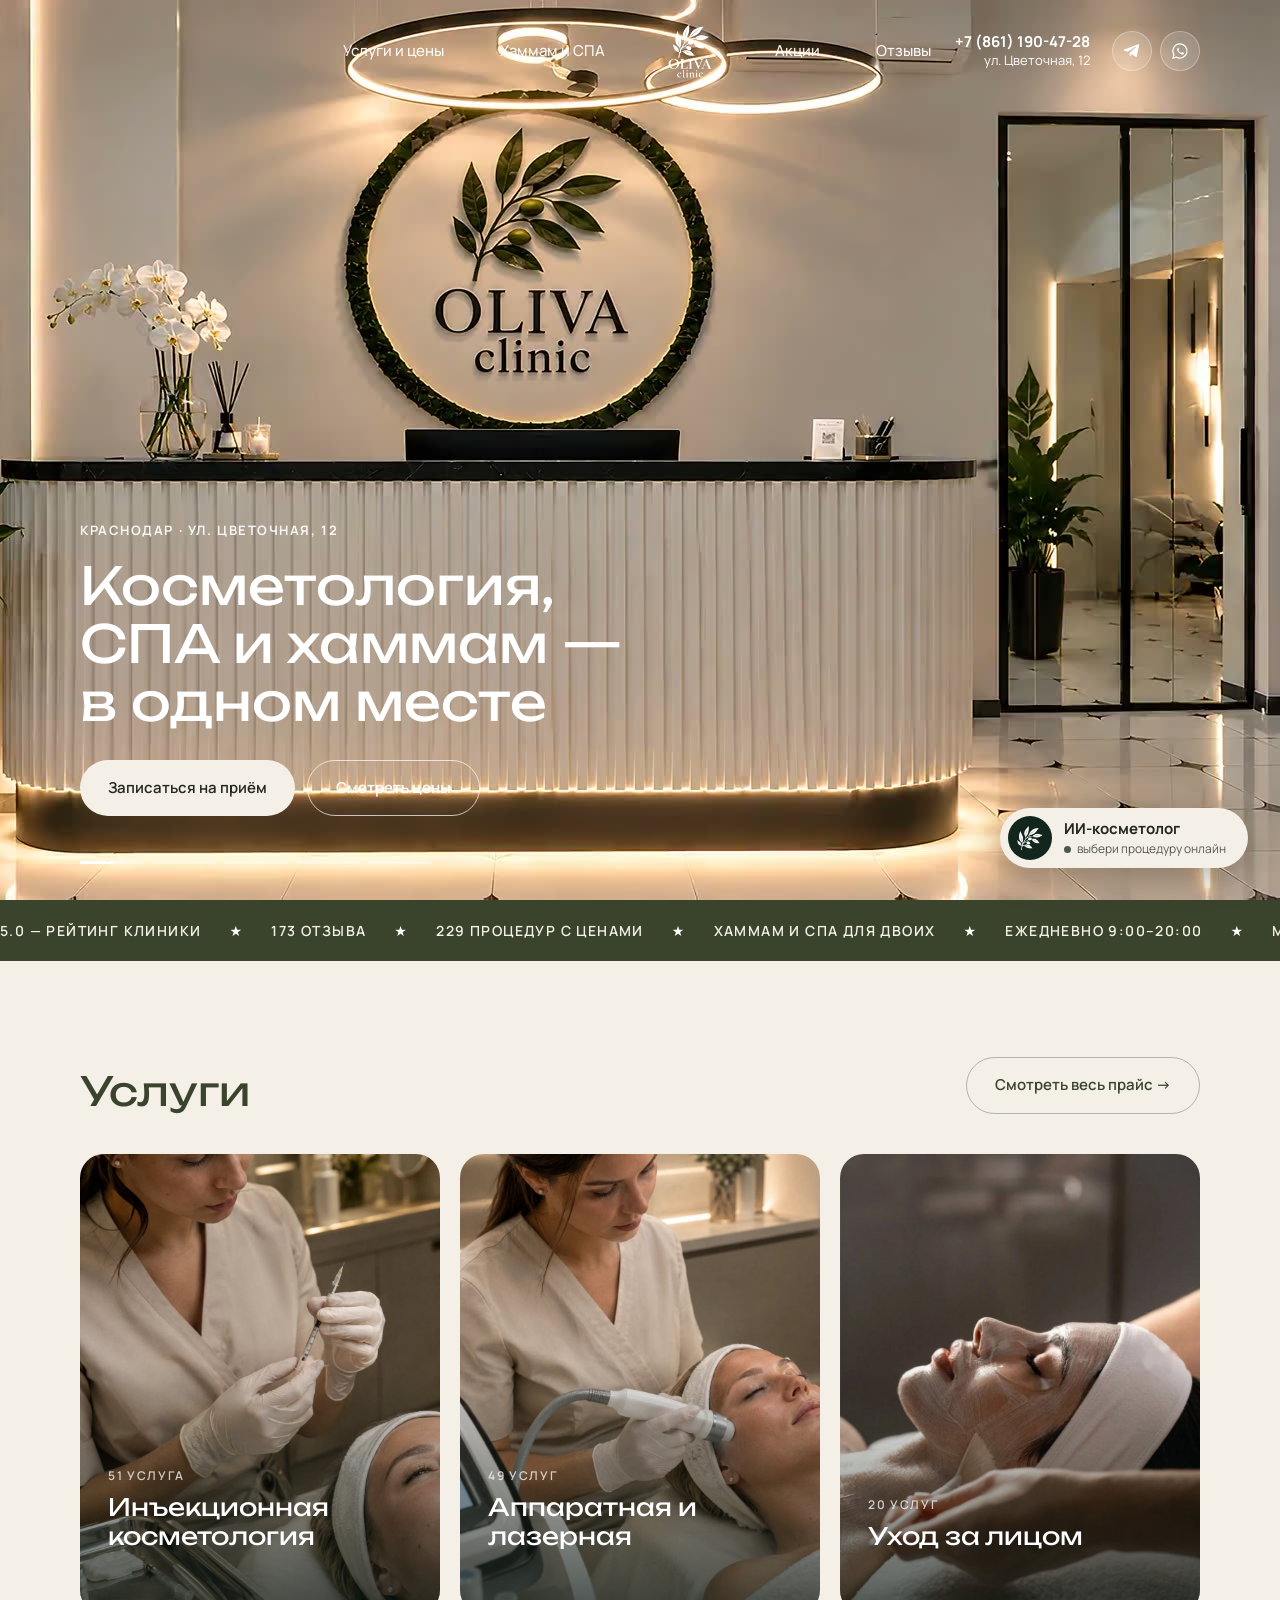
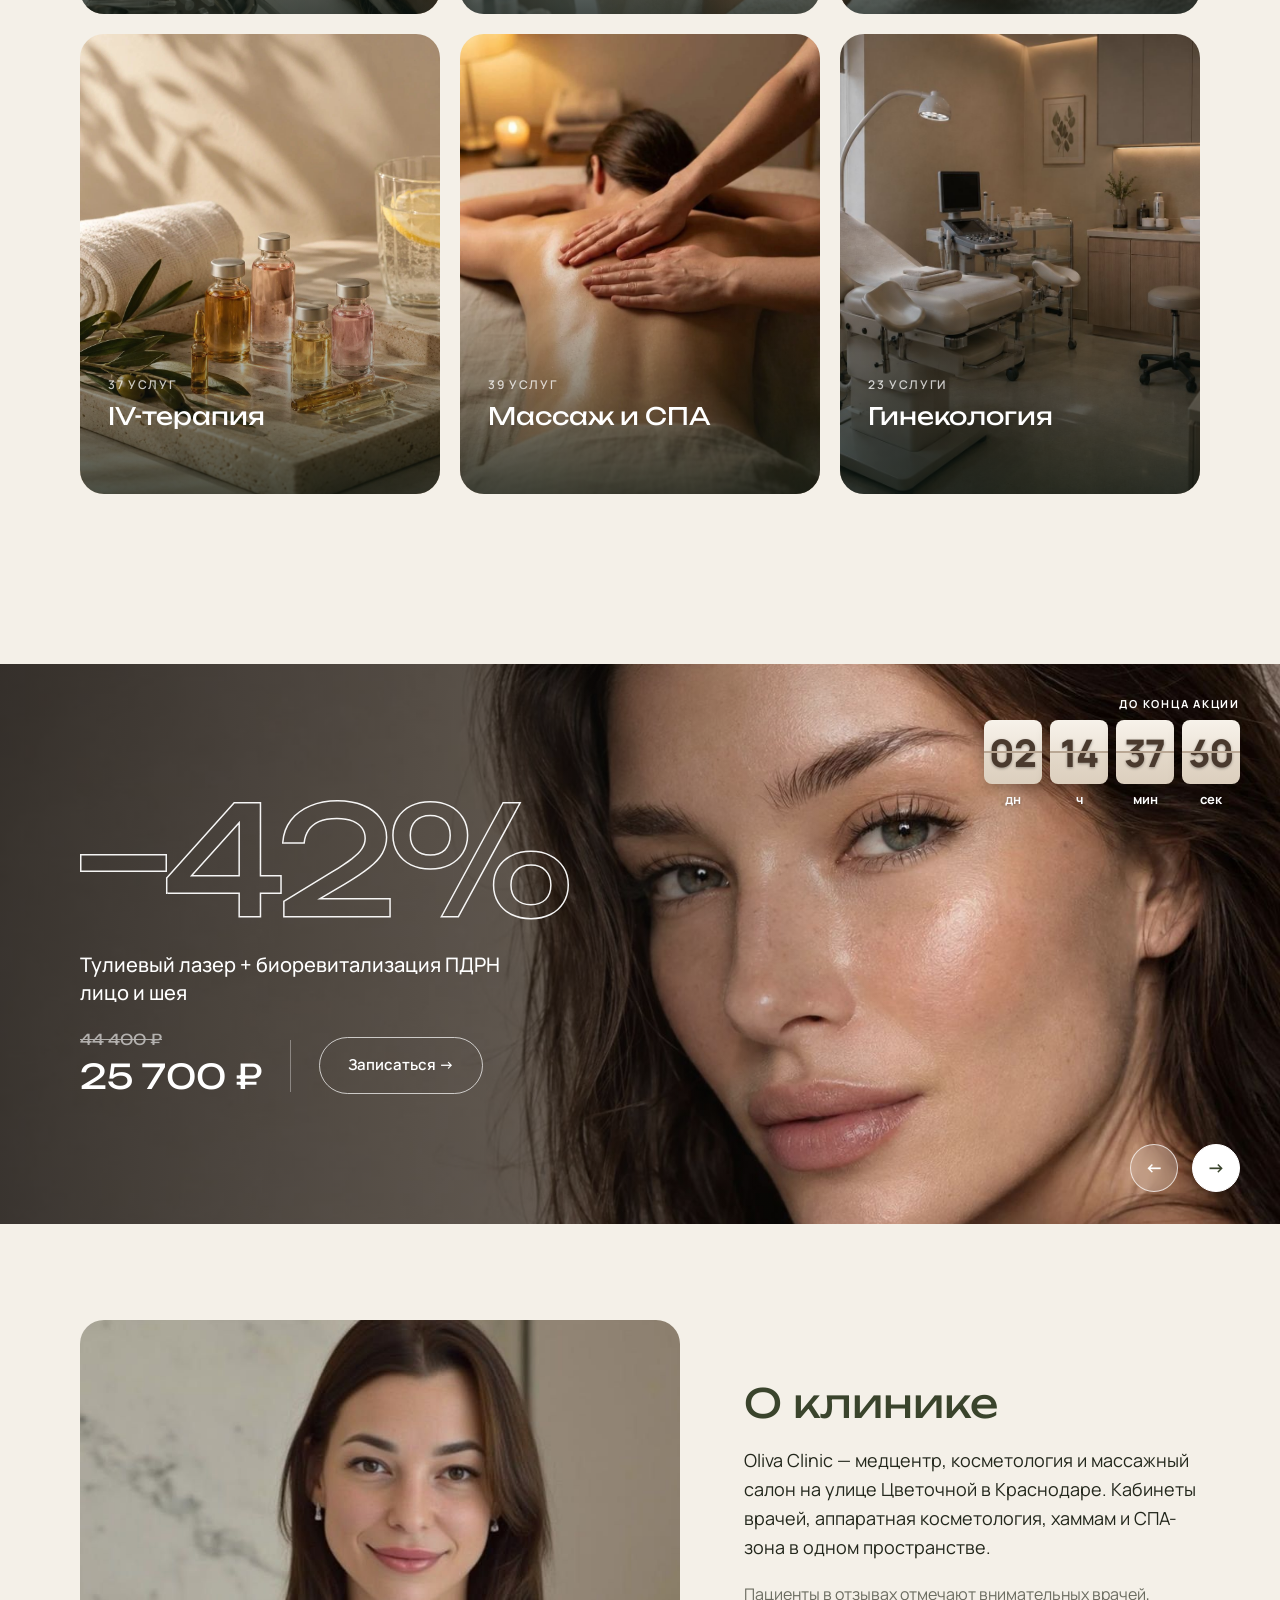
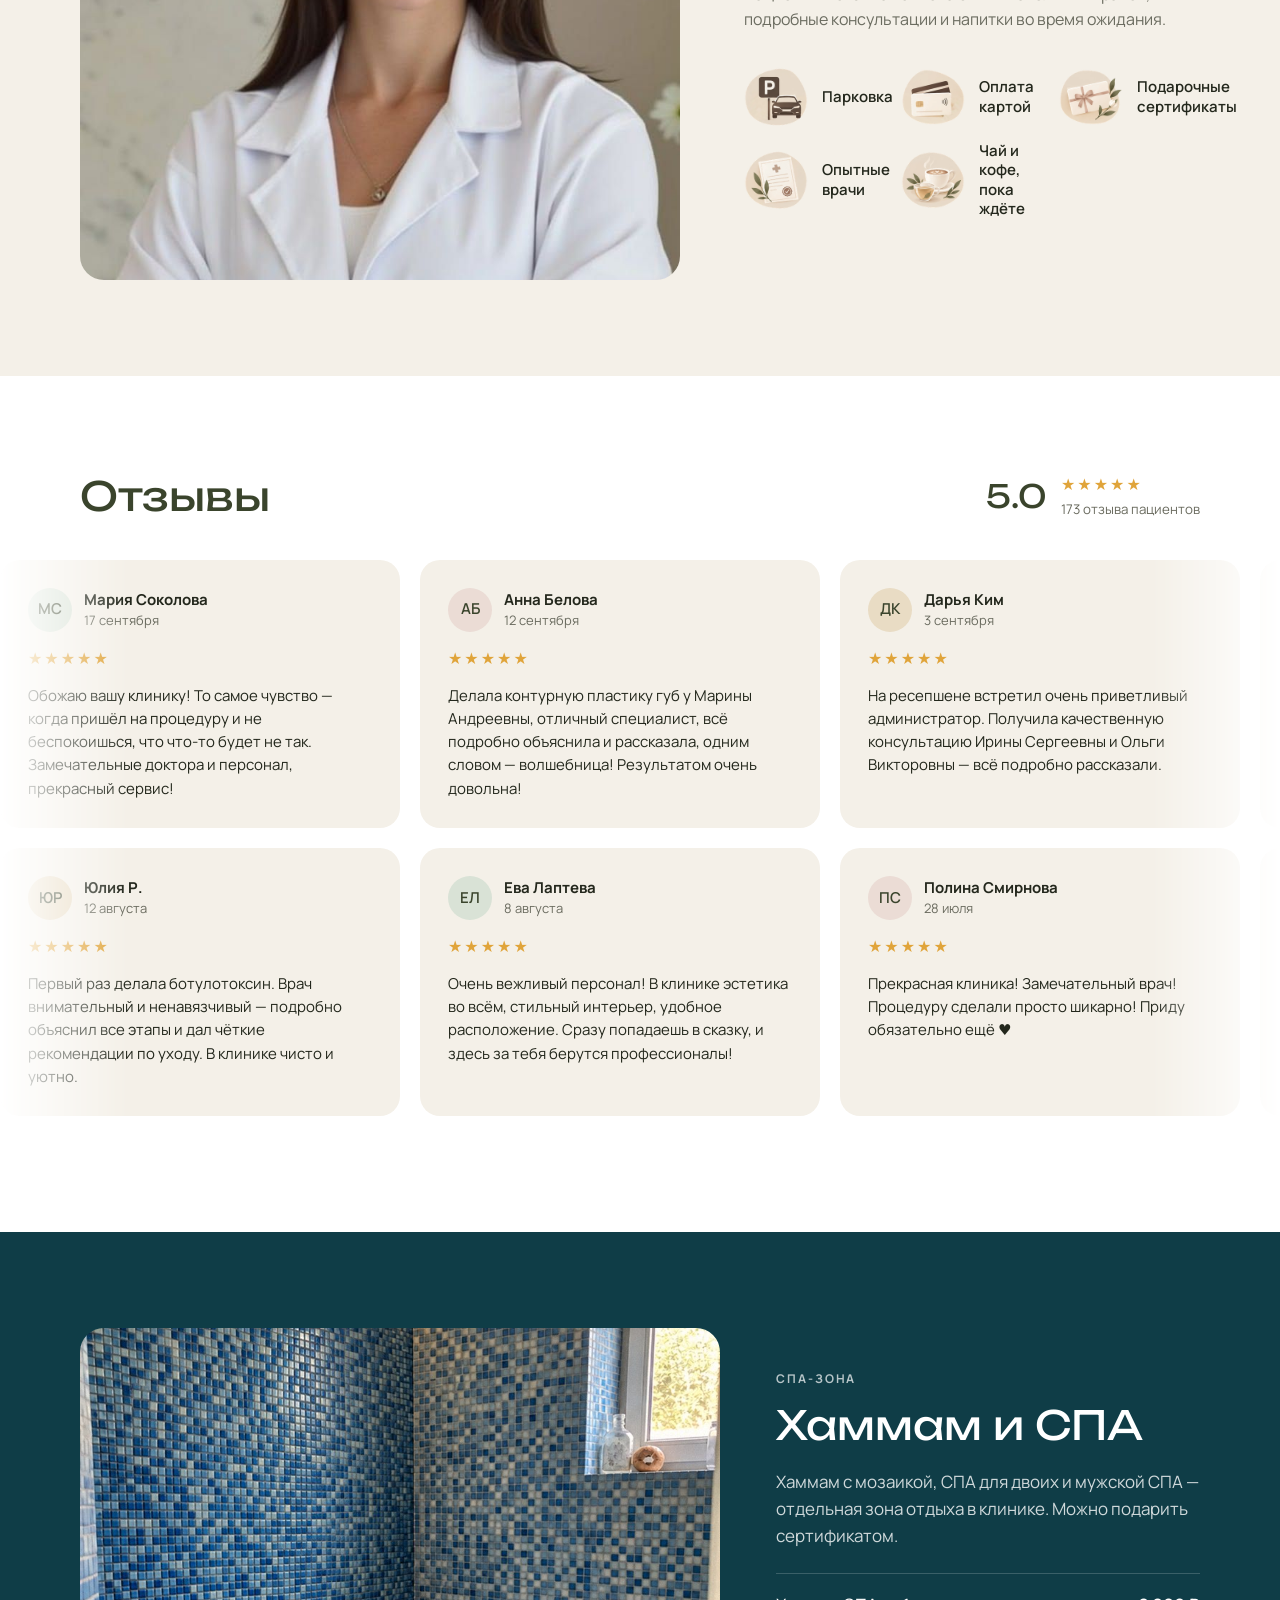
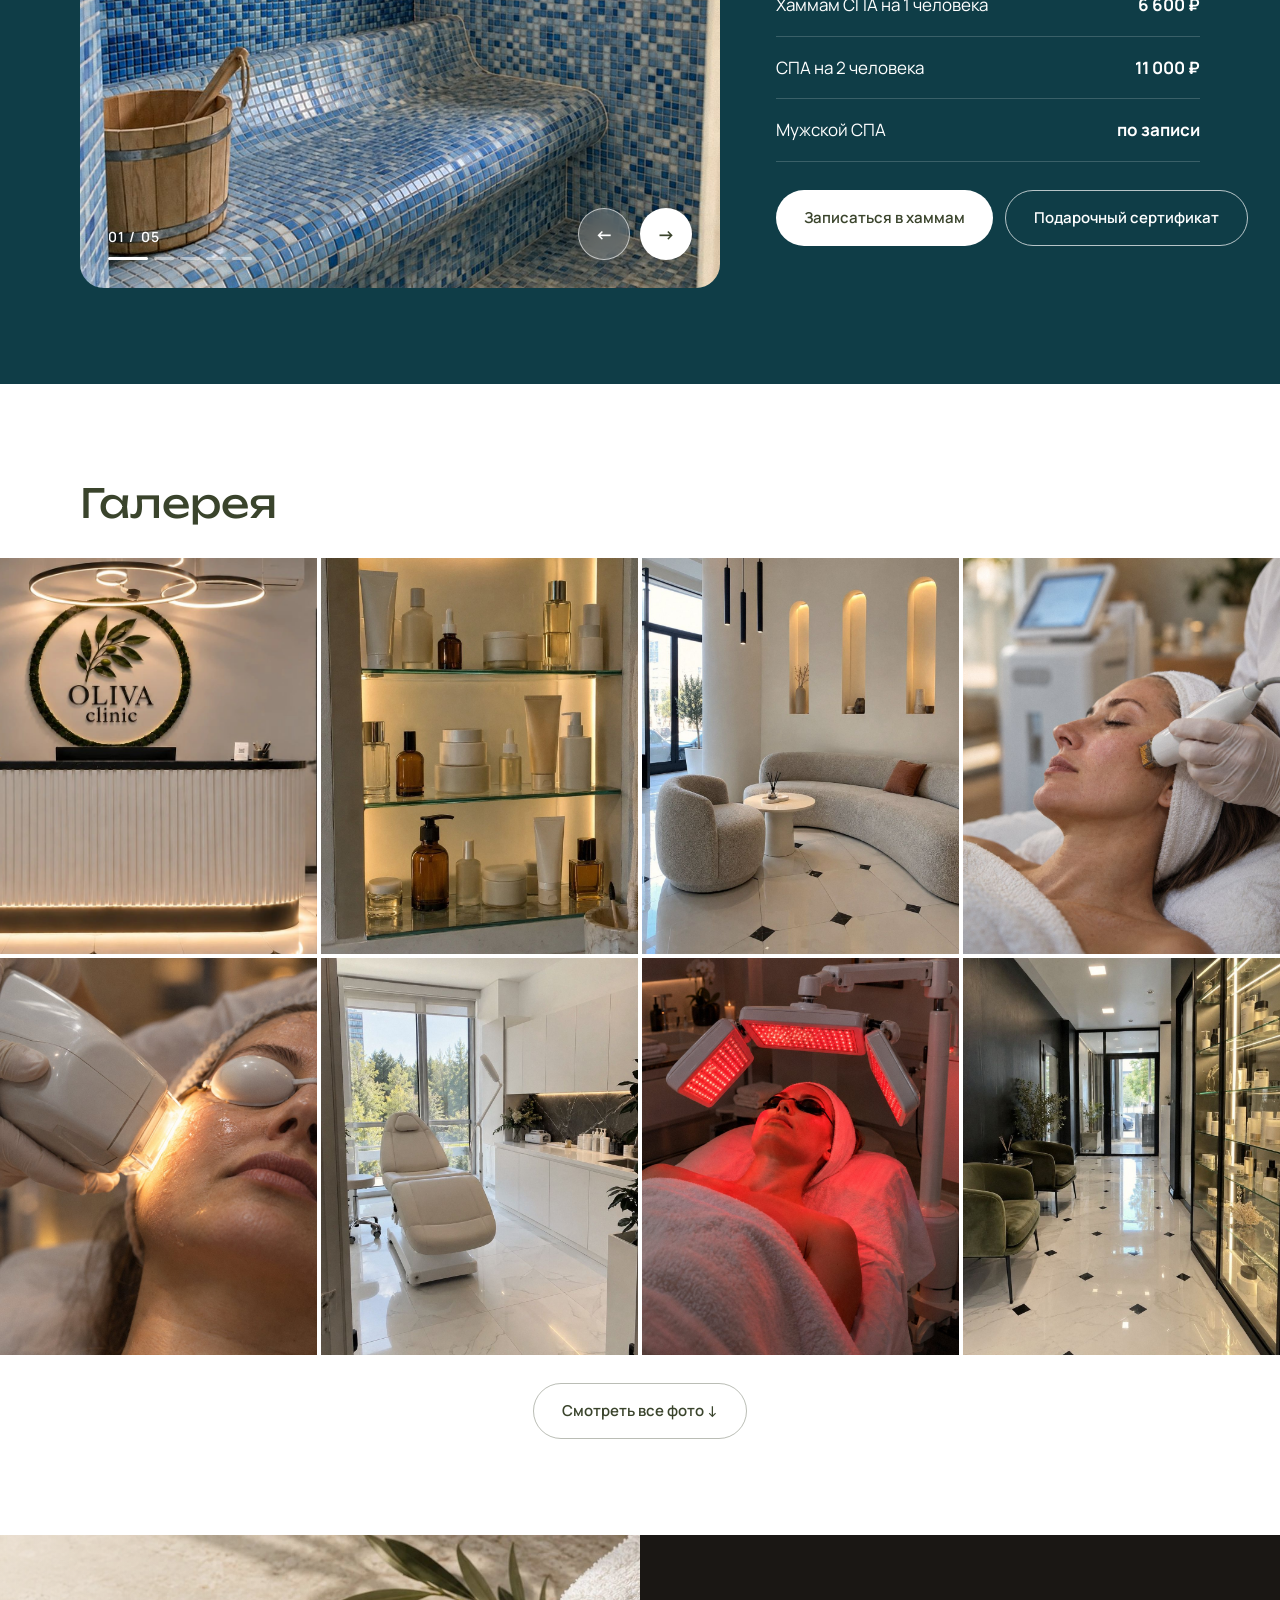
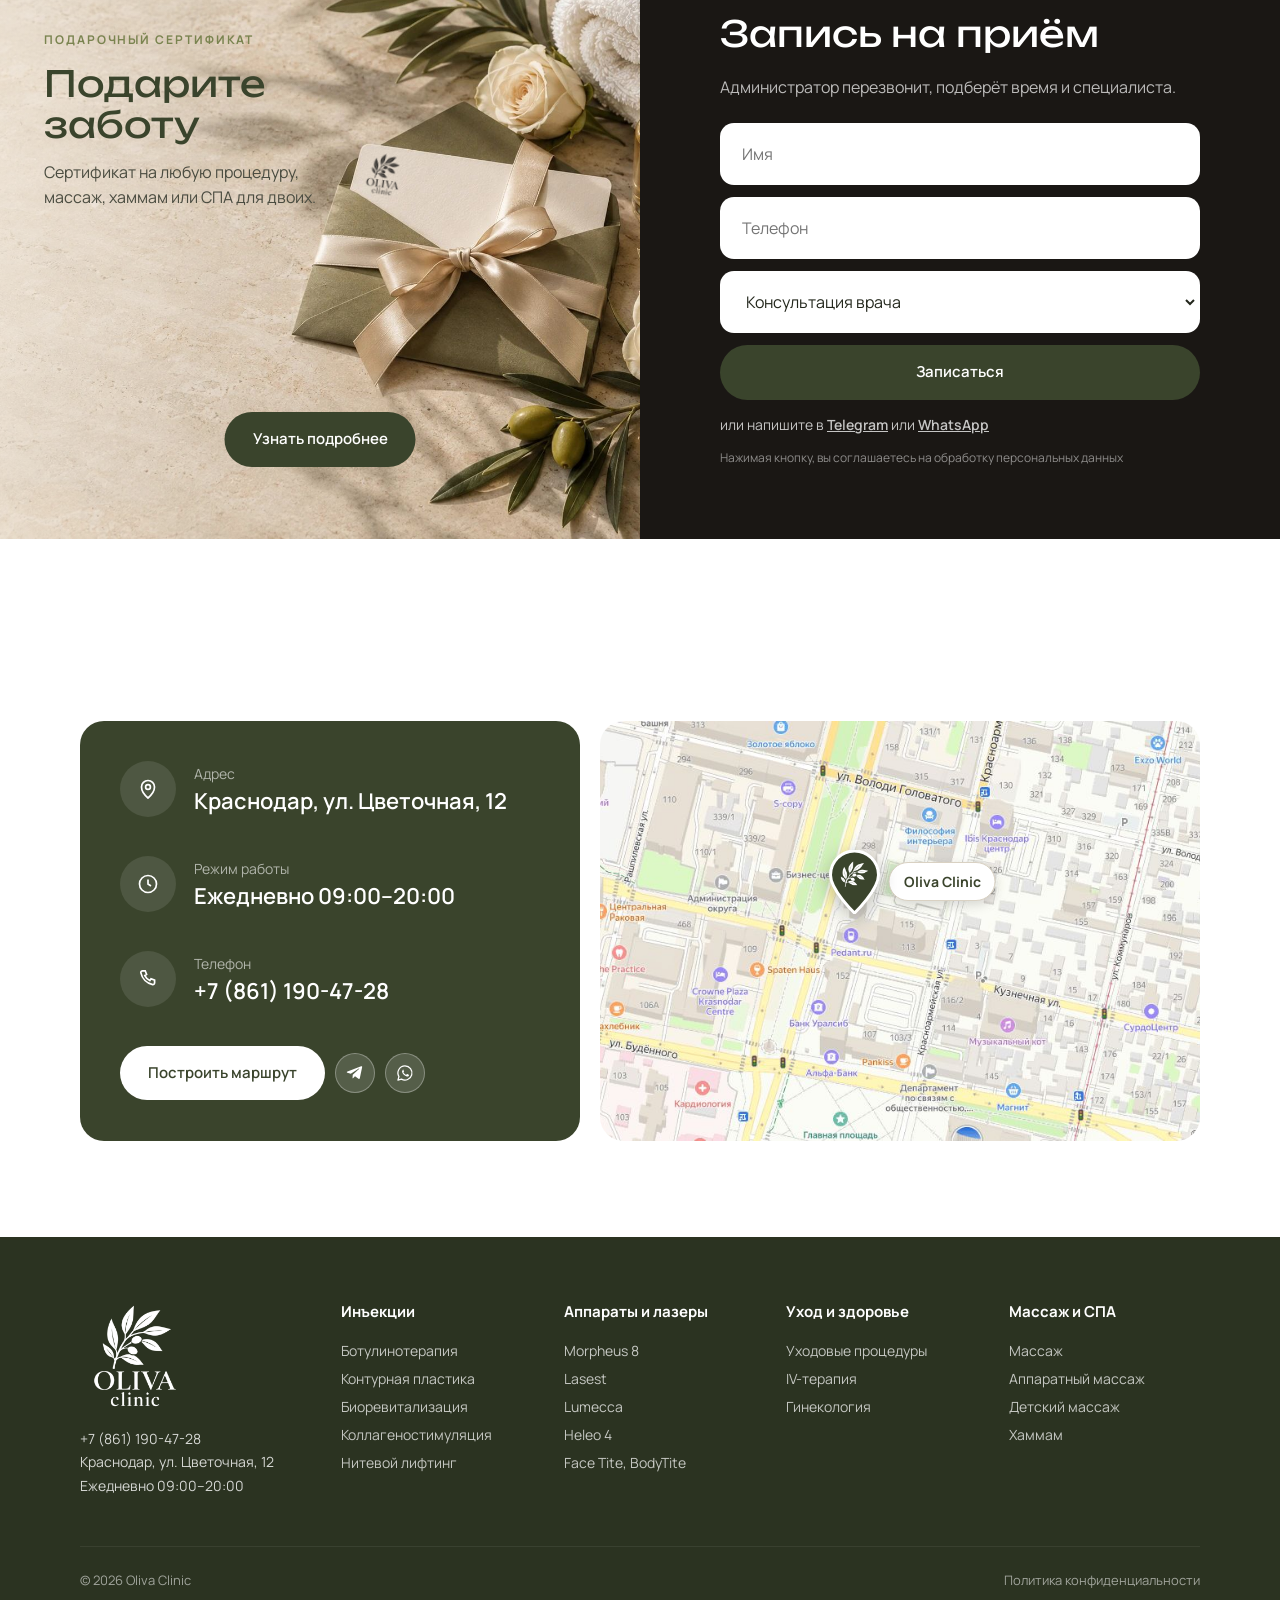
<file: index.html>
<!doctype html>
<html lang="ru">
<head>
<meta charset="utf-8">
<meta name="viewport" content="width=device-width, initial-scale=1">
<meta name="robots" content="noindex, nofollow">
<title>OLIVA clinic — косметология, СПА и хаммам</title>
<meta name="description" content="Демонстрационный сайт эстетической клиники OLIVA: косметология, аппаратные процедуры, хаммам и СПА.">
<link rel="icon" href="assets/img/oliva-mark-black.png">
<link rel="preconnect" href="https://fonts.googleapis.com"><link rel="preconnect" href="https://fonts.gstatic.com" crossorigin>
<link href="https://fonts.googleapis.com/css2?family=Manrope:wght@400;500;600;700;800&family=Unbounded:wght@400;700&family=Yeseva+One&family=Cormorant+Garamond:ital,wght@1,500&display=swap" rel="stylesheet">
<link rel="stylesheet" href="assets/css/style.css?v=32">
</head>
<body>
<div id="site-header"></div>
<main>

<!-- HERO -->
<section class="hero">
  <div class="slide"><picture><source media="(max-width:760px)" srcset="assets/img/hero-1-poster-m.jpg"><img src="assets/img/hero-1-poster.jpg" alt="Ресепшен OLIVA clinic"></picture><video muted playsinline preload="none" data-d="assets/video/hero-1.mp4" data-m="assets/video/hero-1-m.mp4"></video></div>
  <div class="slide"><picture><source media="(max-width:760px)" srcset="assets/img/hero-2-poster-m.jpg"><img src="assets/img/hero-2-poster.jpg" alt="Зона ожидания"></picture><video muted playsinline preload="none" data-d="assets/video/hero-2.mp4" data-m="assets/video/hero-2-m.mp4"></video></div>
  <div class="slide"><picture><source media="(max-width:760px)" srcset="assets/img/hero-3-poster-m.jpg"><img src="assets/img/hero-3-poster.jpg" alt="Хаммам"></picture><video muted playsinline preload="none" data-d="assets/video/hero-3.mp4" data-m="assets/video/hero-3-m.mp4"></video></div>
  <div class="slide"><picture><source media="(max-width:760px)" srcset="assets/img/hero-4-poster-m.jpg"><img src="assets/img/hero-4-poster.jpg" alt="Кабинет с мозаикой"></picture><video muted playsinline preload="none" data-d="assets/video/hero-4.mp4" data-m="assets/video/hero-4-m.mp4"></video></div>
  <div class="slide"><picture><source media="(max-width:760px)" srcset="assets/img/hero-5-poster-m.jpg"><img src="assets/img/hero-5-poster.jpg" alt="Кабинет косметолога"></picture><video muted playsinline preload="none" data-d="assets/video/hero-5.mp4" data-m="assets/video/hero-5-m.mp4"></video></div>
  <div class="content"><div class="wrap">
    <div class="addr">КРАСНОДАР · УЛ. ЦВЕТОЧНАЯ, 12</div>
    <h1>Косметология, СПА и&nbsp;хаммам&nbsp;—<br>в&nbsp;одном месте</h1>
    <div class="cta"><a href="#" class="btn btn-light" data-book>Записаться на приём</a><a href="prices.html" class="btn btn-ghost">Смотреть цены</a></div>
  </div></div>
  <div class="bars"><div class="wrap"><div class="bar"><i></i></div><div class="bar"><i></i></div><div class="bar"><i></i></div><div class="bar"><i></i></div><div class="bar"><i></i></div></div></div>
</section>

<div class="ribbon"><div class="track">
  <span>5.0 — рейтинг клиники</span><span class="star">★</span><span>173 отзыва</span><span class="star">★</span><span>229 процедур с ценами</span><span class="star">★</span><span>Хаммам и СПА для двоих</span><span class="star">★</span><span>Ежедневно 9:00–20:00</span><span class="star">★</span><span>Morpheus 8 · Lumecca · Ultraformer</span><span class="star">★</span>
</div></div>

<!-- SERVICES -->
<section class="section" id="services"><div class="wrap">
  <div class="svc-head rv"><h2 class="h2">Услуги</h2><a href="prices.html" class="btn btn-line svc-top">Смотреть весь прайс →</a></div>
  <div class="svc-grid">
    <a class="svc rv" href="category-injections.html"><img src="assets/img/svc-injections.jpg" alt=""><span class="cnt">51 услуга</span><h3>Инъекционная косметология</h3><ul><li>— Ботулинотерапия</li><li>— Контурная пластика</li><li>— Биоревитализация</li><li>— Мезотерапия</li><li>— Коллагеностимуляция</li><li>— Нитевой лифтинг</li></ul><span class="go">Перейти в раздел →</span></a>
    <a class="svc rv" href="prices.html#c-morpheus-8"><img src="assets/img/svc-apparatus.jpg" alt=""><span class="cnt">49 услуг</span><h3>Аппаратная и лазерная</h3><ul><li>— Morpheus 8</li><li>— Lasest — эндолифтинг</li><li>— Lumecca</li><li>— Heleo 4</li><li>— Face Tite, BodyTite</li></ul><span class="go">Перейти в раздел →</span></a>
    <a class="svc rv" href="prices.html#c-uhodovye-protsedury"><img src="assets/img/svc-face.jpg" alt=""><span class="cnt">20 услуг</span><h3>Уход за лицом</h3><ul><li>— Чистки и пилинги</li><li>— Комбо-программы</li><li>— Акне-терапия</li><li>— Anti Age уход</li></ul><span class="go">Перейти в раздел →</span></a>
    <a class="svc rv" href="prices.html#c-iv-terapiya"><img src="assets/img/svc-iv.jpg" alt=""><span class="cnt">37 услуг</span><h3>IV-терапия</h3><ul><li>— Иммунитет</li><li>— Детокс</li><li>— Глутатион</li><li>— Поддержка печени</li><li>— «Золушка»</li></ul><span class="go">Перейти в раздел →</span></a>
    <a class="svc rv" href="prices.html#c-massazh"><img src="assets/img/svc-massage.jpg" alt=""><span class="cnt">39 услуг</span><h3>Массаж и СПА</h3><ul><li>— Массаж лица и тела</li><li>— R-Sleek, B-Flexy</li><li>— Детский массаж</li><li>— Хаммам</li></ul><span class="go">Перейти в раздел →</span></a>
    <a class="svc rv" href="prices.html#c-ginekologiya"><img src="assets/img/svc-gyn.jpg" alt=""><span class="cnt">23 услуги</span><h3>Гинекология</h3><ul><li>— Приём гинеколога</li><li>— Интимное омоложение</li><li>— Плазмотерапия</li></ul><span class="go">Перейти в раздел →</span></a>
  </div>
  <a href="prices.html" class="btn btn-line svc-more">Смотреть весь прайс →</a>
</div></section>

<!-- PROMOS -->
<section class="promos" id="promos">
  <div class="wrap promo-head rv"><h2 class="h2">Акции</h2><span class="muted" data-pcount>01 / 02</span></div>
  <div class="pslider rv">
    <div class="pslide p1">
      <img class="bg" src="assets/img/promo-laser.jpg" alt="">
      <div class="shade"></div>
      <div class="flip"><div class="lbl">ДО КОНЦА АКЦИИ</div><div class="tiles">
        <div class="u"><div class="tile"></div>дн</div><div class="u"><div class="tile"></div>ч</div><div class="u"><div class="tile"></div>мин</div><div class="u"><div class="tile"></div>сек</div>
      </div></div>
      <div class="txt">
        <img class="big-outline" src="assets/img/promo-42.svg" alt="−42%">
        <div class="desc">Тулиевый лазер + биоревитализация ПДРН <br>лицо и шея</div>
        <div class="price-row"><div><div class="old">44 400 ₽</div><div class="now">25 700 ₽</div></div><span class="sep"></span><a href="#" class="btn btn-ghost" data-book="Акция: тулиевый лазер + биоревитализация ПДРН">Записаться →</a></div>
      </div>
      <div class="pctrl"><button class="arr" data-pprev aria-label="Предыдущая акция">←</button><button class="arr fill" data-pnext aria-label="Следующая акция">→</button></div>
    </div>
    <div class="pslide p2">
      <img class="bg" src="assets/img/promo-birthday.jpg" alt="">
      <div class="shade"></div>
      <img class="bokeh" src="assets/img/p2-bokeh.svg" alt="">
      <img class="gift g-pink" src="assets/img/p2-gift-pink.png" alt="">
      <img class="gift g-rasp" src="assets/img/p2-gift-raspberry.png" alt="">
      <div class="txt">
        <div class="greet">С ДНЁМ РОЖДЕНИЯ!</div>
        <div class="bigf">−20%</div>
        <div class="desc">Скидка 20% на любую процедуру — <br>за 3 дня до и 7 дней после праздника</div>
        <div class="price-row"><div class="pass">ПРОСТО ПОКАЖИТЕ ПАСПОРТ</div><span class="sep"></span><a href="#" class="btn btn-berry" data-book="Акция ко дню рождения −20%">Записаться →</a></div>
      </div>
      <div class="pctrl dark"><button class="arr" data-pprev aria-label="Предыдущая акция">←</button><div class="pdots"><i></i><i></i></div><span>02 / 02</span><button class="arr fill" data-pnext aria-label="Следующая акция">→</button></div>
    </div>
  </div>
</section>

<!-- ABOUT -->
<section class="section about" id="about"><div class="wrap grid">
  <div class="photo rv"><img src="assets/img/about-doctor.jpg" alt="Врач клиники"></div>
  <div class="rv">
    <h2 class="h2">О клинике</h2>
    <p>Oliva Clinic — медцентр, косметология и массажный салон на улице Цветочной в Краснодаре. Кабинеты врачей, аппаратная косметология, хаммам и СПА-зона в одном пространстве.</p>
    <p class="muted" style="font-size:16px">Пациенты в отзывах отмечают внимательных врачей, подробные консультации и напитки во время ожидания.</p>
    <div class="amen">
      <div><img src="assets/img/ic-parking.png" alt="">Парковка</div>
      <div><img src="assets/img/ic-card.png" alt="">Оплата картой</div>
      <div><img src="assets/img/ic-gift.png" alt="">Подарочные сертификаты</div>
      <div><img src="assets/img/ic-license.png" alt="">Опытные врачи</div>
      <div><img src="assets/img/ic-coffee.png" alt="">Чай и кофе, пока ждёте</div>
    </div>
  </div>
</div></section>

<!-- REVIEWS -->
<section class="section reviews" id="reviews">
  <div class="wrap rev-head rv"><h2 class="h2">Отзывы</h2><div class="rating"><b>5.0</b><div><div class="stars">★★★★★</div><small class="muted">173 отзыва пациентов</small></div></div></div>
  <div class="rrow"><div class="rtrack" id="r1"></div></div>
  <div class="rrow rev"><div class="rtrack" id="r2"></div></div>
</section>

<!-- HAMMAM -->
<section class="section hammam" id="hammam"><div class="wrap grid">
  <div class="hslider rv">
    <img src="assets/img/i-hammam-mosaic.jpg" alt=""><img src="assets/img/i-hammam-steam.jpg" alt=""><img src="assets/img/i-lotus-day.jpg" alt=""><img src="assets/img/i-lotus-night.jpg" alt=""><img src="assets/img/i-lounge.jpg" alt="">
    <div class="hud"><div><div class="cnt">01 / 05</div><div class="hbars"><i></i><i></i><i></i><i></i><i></i></div></div><div class="arrs"><button data-hprev>←</button><button data-hnext>→</button></div></div>
  </div>
  <div class="rv">
    <div class="kicker">СПА-ЗОНА</div>
    <h2 class="h2" style="margin-top:14px">Хаммам и СПА</h2>
    <p>Хаммам с мозаикой, СПА для двоих и мужской СПА — отдельная зона отдыха в клинике. Можно подарить сертификатом.</p>
    <div class="plist"><div><span>Хаммам СПА на 1 человека</span><b>6 600 ₽</b></div><div><span>СПА на 2 человека</span><b>11 000 ₽</b></div><div><span>Мужской СПА</span><b>по записи</b></div></div>
    <div class="btns"><a href="#" class="btn btn-white" data-book="Хаммам и СПА">Записаться в хаммам</a><a href="#" class="btn btn-ghost" data-cert>Подарочный сертификат</a></div>
  </div>
</div></section>

<!-- GALLERY -->
<section class="section gallery" id="gallery">
  <div class="wrap rv"><h2 class="h2">Галерея</h2></div>
  <div class="gfeed">
    <figure><img src="assets/img/hero-reception.jpg" alt="Ресепшен" loading="lazy"></figure>
    <figure><img src="assets/img/p-shelves.jpg" alt="Косметика" loading="lazy"></figure>
    <figure><img src="assets/img/i-lounge.jpg" alt="Зона ожидания" loading="lazy"></figure>
    <figure><img src="assets/img/p-morpheus.jpg" alt="Morpheus 8" loading="lazy"></figure>
    <figure><img src="assets/img/p-lumecca.jpg" alt="Фотоомоложение Lumecca" loading="lazy"></figure>
    <figure><img src="assets/img/i-cabinet.jpg" alt="Кабинет косметолога" loading="lazy"></figure>
    <figure><img src="assets/img/p-heleo.jpg" alt="Светотерапия Heleo 4" loading="lazy"></figure>
    <figure><img src="assets/img/i-hall.jpg" alt="Холл" loading="lazy"></figure>
    <figure class="more"><img src="assets/img/i-bay.jpg" alt="Кабинет у окна" loading="lazy"></figure>
    <figure class="more"><img src="assets/img/p-apparatus.jpg" alt="Аппаратная косметология" loading="lazy"></figure>
    <figure class="more"><img src="assets/img/i-corridor.jpg" alt="Коридор" loading="lazy"></figure>
    <figure class="more"><img src="assets/img/p-massage.jpg" alt="Массаж" loading="lazy"></figure>
    <figure class="more"><img src="assets/img/p-mask.jpg" alt="Уход за лицом" loading="lazy"></figure>
    <figure class="more"><img src="assets/img/i-blackwall.jpg" alt="Процедурная" loading="lazy"></figure>
    <figure class="more"><img src="assets/img/i-bathroom.jpg" alt="Санузел" loading="lazy"></figure>
    <figure class="more"><img src="assets/img/i-hammam-mosaic.jpg" alt="Хаммам" loading="lazy"></figure>
    <figure class="more"><img src="assets/img/i-hammam-steam.jpg" alt="Хаммам с паром" loading="lazy"></figure>
    <figure class="more"><img src="assets/img/i-lotus-day.jpg" alt="Кабинет с мозаикой" loading="lazy"></figure>
    <figure class="more"><img src="assets/img/i-lotus-night.jpg" alt="Кабинет вечером" loading="lazy"></figure>
  </div>
  <div class="gmore"><button class="btn btn-line" data-gmore>Смотреть все фото ↓</button></div>
</section>

<!-- CERT + BOOKING -->
<section class="duo" id="booking">
  <div class="cert">
    <img class="bg" src="assets/img/certificate.jpg" alt="">
    <img class="stamp" src="assets/img/oliva-full-black.png" alt="">
    <div class="txt">
      <div class="kicker">ПОДАРОЧНЫЙ СЕРТИФИКАТ</div>
      <h3>Подарите заботу</h3>
      <p>Сертификат на любую процедуру, массаж, хаммам или СПА для двоих.</p>
      <div><a href="#" class="btn btn-ol" data-cert>Узнать подробнее</a></div>
    </div>
  </div>
  <div class="booking">
    <div class="form-wrap" style="display:flex;flex-direction:column;gap:14px">
      <h3>Запись на приём</h3>
      <p class="sub">Администратор перезвонит, подберёт время и специалиста.</p>
      <form class="bookform" novalidate style="display:flex;flex-direction:column;gap:12px">
        <input class="field" name="name" placeholder="Имя" required>
        <input class="field" name="phone" placeholder="Телефон" inputmode="tel" required>
        <select class="field" name="svc"><option>Консультация врача</option><option>Ботулинотерапия</option><option>Контурная пластика</option><option>Биоревитализация</option><option>Аппаратная косметология</option><option>Уход за лицом</option><option>IV-терапия</option><option>Массаж</option><option>Хаммам и СПА</option></select>
        <button class="btn btn-ol" style="width:100%">Записаться</button>
      </form>
      <div class="alt">или напишите в <a href="https://t.me/oliva_clinic_bot" target="_blank" rel="noopener">Telegram</a> или <a href="https://wa.me/79010972164" target="_blank" rel="noopener">WhatsApp</a></div>
      <small>Нажимая кнопку, вы соглашаетесь на обработку персональных данных</small>
    </div>
    <div class="ok"><div class="circle">✓</div><h3>Заявка принята!</h3><p style="opacity:.75">Администратор перезвонит вам в течение 15 минут.</p></div>
  </div>
</section>

<!-- CONTACTS -->
<section class="section contacts" id="contacts"><div class="wrap">
  <h2 class="h2 rv">Контакты</h2>
  <div class="cgrid">
    <div class="ccard rv">
      <div class="citem"><span class="ic"><svg viewBox="0 0 24 24"><path d="M12 21s-6.5-5.6-6.5-11a6.5 6.5 0 0 1 13 0c0 5.4-6.5 11-6.5 11z"/><circle cx="12" cy="10" r="2.4"/></svg></span><div><small>Адрес</small><b>Краснодар, ул. Цветочная, 12</b></div></div>
      <div class="citem"><span class="ic"><svg viewBox="0 0 24 24"><circle cx="12" cy="12" r="8.5"/><path d="M12 7.5V12l3 2"/></svg></span><div><small>Режим работы</small><b>Ежедневно 09:00–20:00</b></div></div>
      <div class="citem"><span class="ic"><svg viewBox="0 0 24 24"><path d="M6.6 3.8h2.6l1.4 3.6-1.8 1.2a11 11 0 0 0 5 5l1.2-1.8 3.6 1.4v2.6a1.8 1.8 0 0 1-1.9 1.8A15.4 15.4 0 0 1 4.8 5.7 1.8 1.8 0 0 1 6.6 3.8z"/></svg></span><div><small>Телефон</small><b><a href="tel:+78611904728">+7 (861) 190-47-28</a></b></div></div>
      <div class="btns"><a href="https://yandex.ru/maps/?text=Краснодар" target="_blank" rel="noopener" class="btn btn-white">Построить маршрут</a><a class="soc" href="https://t.me/oliva_clinic_bot" target="_blank" rel="noopener" aria-label="Telegram"><svg viewBox="0 0 24 24"><path d="M21.5 4.2 18.4 19c-.2 1-.9 1.3-1.7.8l-4.7-3.5-2.3 2.2c-.3.3-.5.5-1 .5l.3-4.8 8.7-7.9c.4-.3-.1-.5-.6-.2L6.4 12.9 1.8 11.5c-1-.3-1-1 .2-1.5L20.2 3c.8-.3 1.6.2 1.3 1.2z"/></svg></a><a class="soc" href="https://wa.me/79010972164" target="_blank" rel="noopener" aria-label="WhatsApp"><svg viewBox="0 0 24 24"><path d="M12 2.6a9.4 9.4 0 0 0-8.1 14.2L2.6 21.4l4.7-1.2A9.4 9.4 0 1 0 12 2.6z" fill="none" stroke="#fff" stroke-width="1.7" stroke-linejoin="round"/><path d="M9.2 7.4c.2 0 .5 0 .6.4l.8 1.9c.1.2 0 .4-.1.6l-.5.6c-.1.1-.2.3 0 .5.4.8 1 1.5 1.7 2 .5.4 1 .7 1.6.9.2.1.4 0 .5-.1l.7-.8c.2-.2.4-.2.6-.1l1.8.9c.2.1.4.2.4.4 0 .6-.2 1.2-.7 1.6-.6.5-1.4.7-2.2.5-1.5-.4-2.9-1.2-4-2.3-1-1-1.9-2.2-2.3-3.6-.3-.9 0-1.9.7-2.6.2-.3.4-.4.6-.4z" fill="#fff"/></svg></a></div>
    </div>
    <div class="map rv"><img src="assets/img/map.jpg" alt="Карта"><div class="pin"><svg class="drop" viewBox="0 0 52 64"><path d="M26 63C26 63 50 40 50 25A24 24 0 0 0 2 25C2 40 26 63 26 63Z" fill="#3A442C" stroke="#fff" stroke-width="3"/><image href="assets/img/oliva-mark-white.png" x="11" y="9" width="30" height="30"/></svg><span class="chip">Oliva Clinic</span></div></div>
  </div>
</div></section>

</main>
<div id="site-footer"></div>
<script src="assets/js/main.js?v=32"></script>
<script>
// reviews data
const REV=[["Мария Соколова","17 сентября","Обожаю вашу клинику! То самое чувство — когда пришёл на процедуру и не беспокоишься, что что-то будет не так. Замечательные доктора и персонал, прекрасный сервис!","#D9E2D6"],["Анна Белова","12 сентября","Делала контурную пластику губ у Марины Андреевны, отличный специалист, всё подробно объяснила и рассказала, одним словом — волшебница! Результатом очень довольна!","#EBDCD5"],["Дарья Ким","3 сентября","На ресепшене встретил очень приветливый администратор. Получила качественную консультацию Ирины Сергеевны и Ольги Викторовны — всё подробно рассказали.","#E9DCC4"],["Ксения Орлова","20 августа","В клинике потрясающая атмосфера, вежливый персонал. Процедура прошла быстро и максимально комфортно. Очень жалею, что не обратилась сюда раньше.","#D9E2D6"],["Алина Миронова","14 августа","Очень понравилась клиника Oliva, делала контурную пластику губ, всё отлично, рекомендую!","#EBDCD5"],["Юлия Р.","12 августа","Первый раз делала ботулотоксин. Врач внимательный и ненавязчивый — подробно объяснил все этапы и дал чёткие рекомендации по уходу. В клинике чисто и уютно.","#E9DCC4"],["Ева Лаптева","8 августа","Очень вежливый персонал! В клинике эстетика во всём, стильный интерьер, удобное расположение. Сразу попадаешь в сказку, и здесь за тебя берутся профессионалы!","#D9E2D6"],["Полина Смирнова","28 июля","Прекрасная клиника! Замечательный врач! Процедуру сделали просто шикарно! Приду обязательно ещё ♥","#EBDCD5"],["Елена Васильева","28 июля","Была на процедуре «Ботулинотерапия». У Ирины Сергеевны «лёгкая рука», атмосфера приятная. Эффект потрясающий — лицо свежее, отдохнувшее, кожа гладкая.","#E9DCC4"],["Светлана Н.","25 июня","Во время ожидания предлагают напитки: чай, соки, кофе. Ольга проконсультировала, провела процедуру, дала рекомендации. Очень понравилось и отношение, и результат.","#D9E2D6"]];
const card=([n,d,t,c])=>`<div class="rcard"><div class="who"><span class="av" style="background:${c}">${n.split(' ').map(w=>w[0]).join('').slice(0,2).replace('.','')}</span><div><div class="nm">${n}</div><div class="dt">${d}</div></div></div><div class="stars">★★★★★</div><p>${t}</p></div>`;
document.getElementById('r1').innerHTML=REV.slice(0,5).map(card).join('');
document.getElementById('r2').innerHTML=REV.slice(5).map(card).join('');
</script>
</body>
</html>
</file>
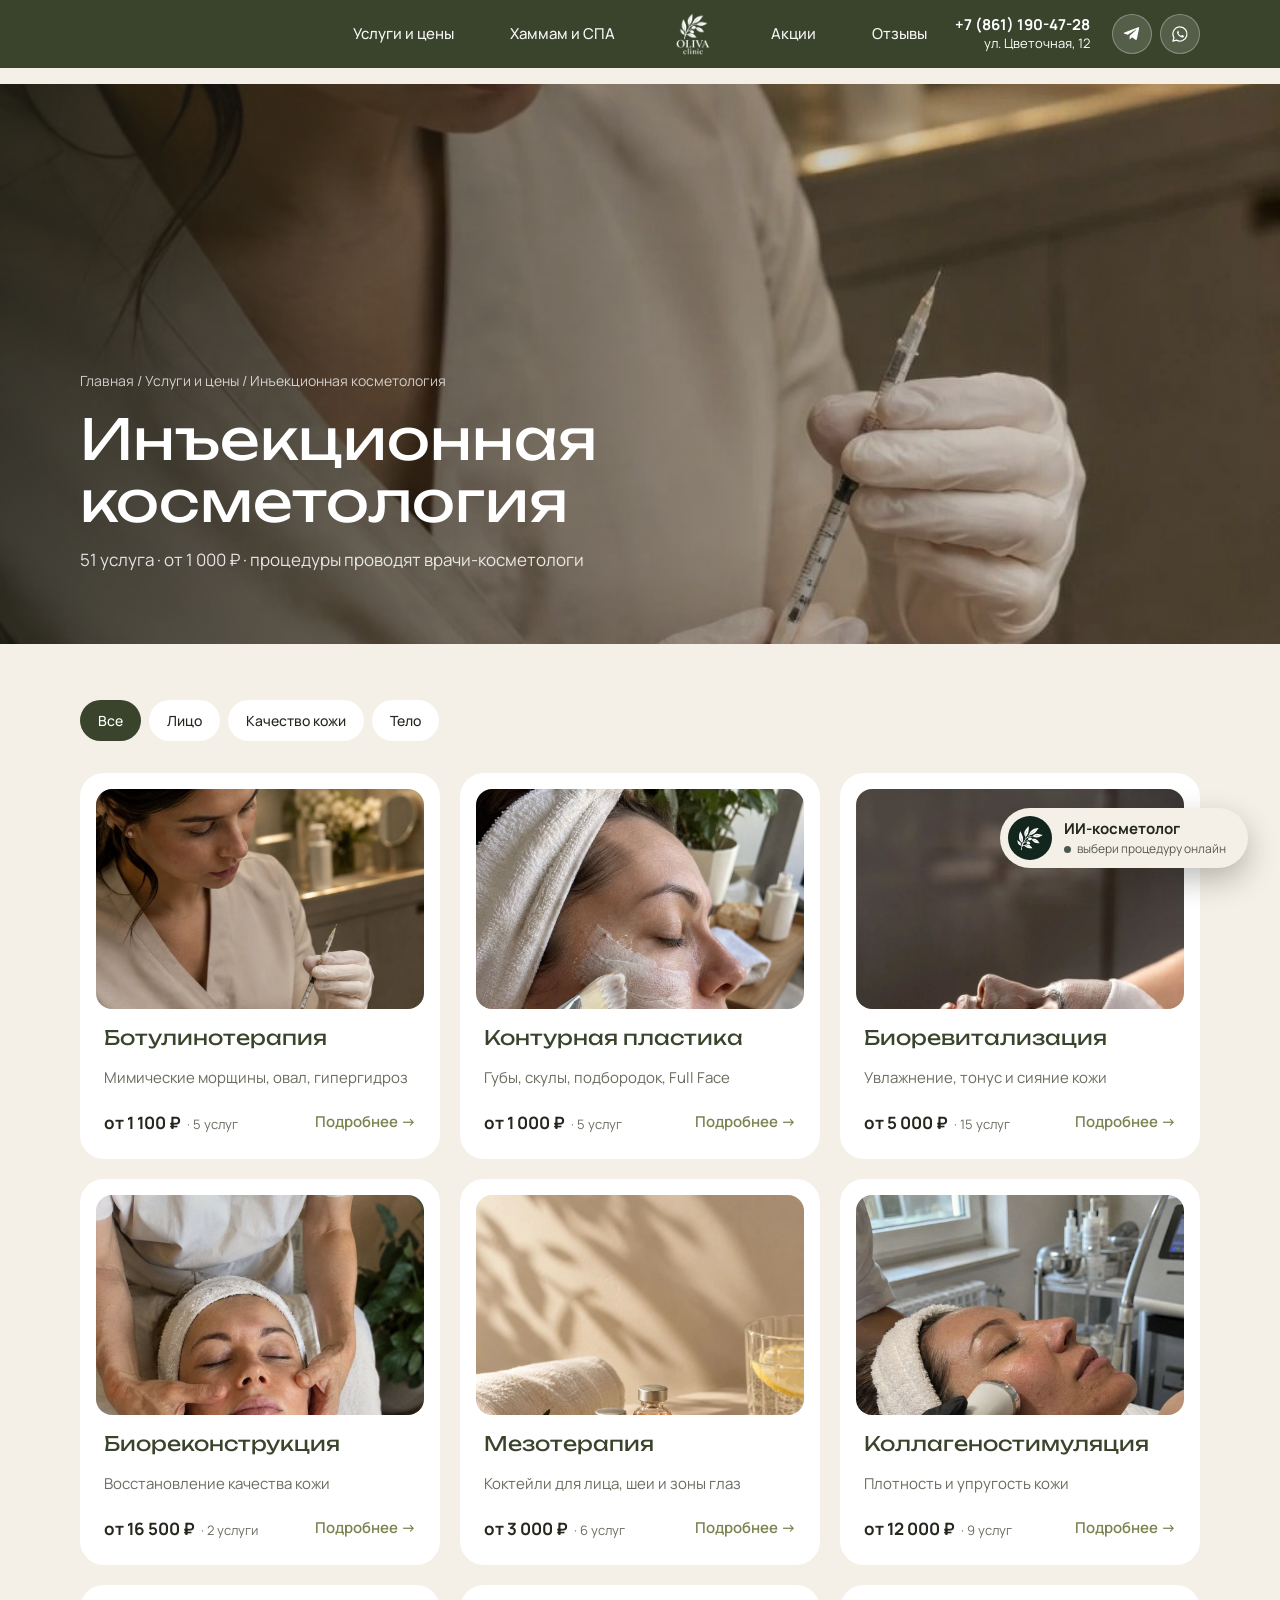
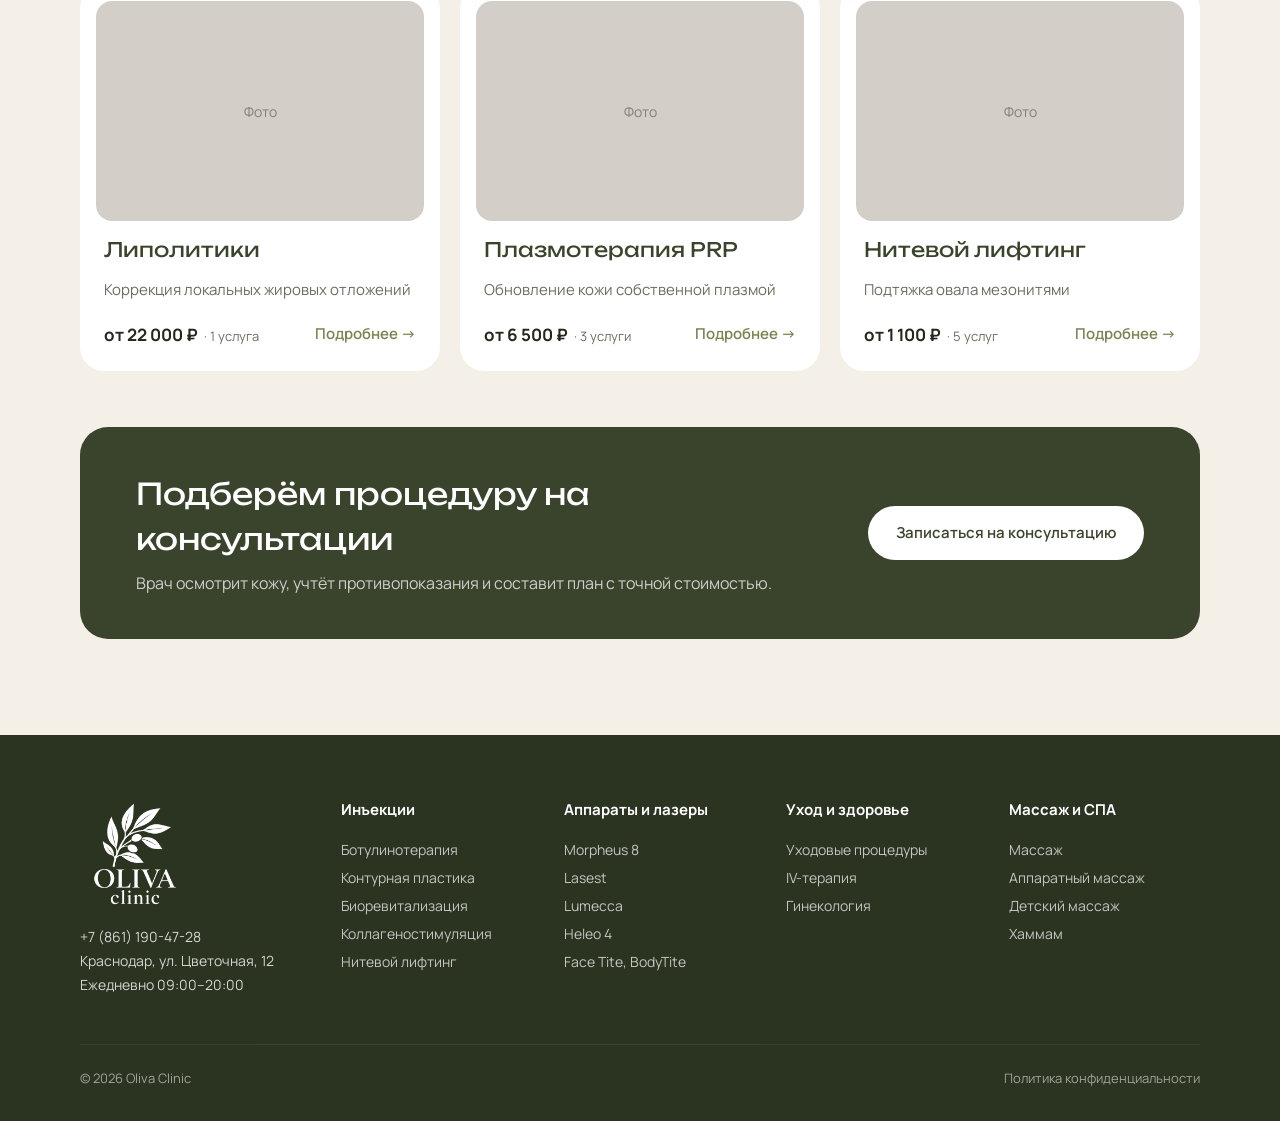
<file: category-injections.html>
<!doctype html>
<html lang="ru">
<head>
<meta charset="utf-8">
<meta name="viewport" content="width=device-width, initial-scale=1">
<meta name="robots" content="noindex, nofollow">
<title>Инъекционная косметология — OLIVA clinic</title>
<link rel="icon" href="assets/img/oliva-mark-black.png">
<link rel="preconnect" href="https://fonts.googleapis.com"><link rel="preconnect" href="https://fonts.gstatic.com" crossorigin>
<link href="https://fonts.googleapis.com/css2?family=Manrope:wght@400;500;600;700;800&family=Unbounded:wght@400;700&family=Yeseva+One&family=Cormorant+Garamond:ital,wght@1,500&display=swap" rel="stylesheet">
<link rel="stylesheet" href="assets/css/style.css?v=32">
</head>
<body class="inner">
<div id="site-header"></div>
<main>
  <section class="cat-hero">
    <img src="assets/img/svc-injections.jpg" alt="">
    <div class="wrap">
      <div style="font-size:14px;opacity:.75"><a href="index.html">Главная</a>  /  <a href="prices.html">Услуги и цены</a>  /  Инъекционная косметология</div>
      <h1>Инъекционная<br>косметология</h1>
      <p style="font-size:17px;opacity:.85">51 услуга · от 1 000 ₽ · процедуры проводят врачи-косметологи</p>
    </div>
  </section>
  <div class="wrap">
    <div class="filters">
      <button class="on" data-f="">Все</button><button data-f="face">Лицо</button><button data-f="skin">Качество кожи</button><button data-f="body">Тело</button>
    </div>
    <div class="cgrid3">
      <a class="ccard3 rv" data-g="face" href="service-botox.html"><div class="im"><img src="assets/img/svc-injections.jpg" alt=""></div><h3>Ботулинотерапия</h3><p>Мимические морщины, овал, гипергидроз</p><div class="ft"><span><b>от 1 100 ₽</b><small>· 5 услуг</small></span><span class="link">Подробнее →</span></div></a>
      <a class="ccard3 rv" data-g="face" href="prices.html#c-konturnaya-plastika"><div class="im"><img src="assets/img/p-mask.jpg" alt=""></div><h3>Контурная пластика</h3><p>Губы, скулы, подбородок, Full Face</p><div class="ft"><span><b>от 1 000 ₽</b><small>· 5 услуг</small></span><span class="link">Подробнее →</span></div></a>
      <a class="ccard3 rv" data-g="skin" href="prices.html#c-biorevitalizatsiya"><div class="im"><img src="assets/img/svc-face.jpg" alt=""></div><h3>Биоревитализация</h3><p>Увлажнение, тонус и сияние кожи</p><div class="ft"><span><b>от 5 000 ₽</b><small>· 15 услуг</small></span><span class="link">Подробнее →</span></div></a>
      <a class="ccard3 rv" data-g="skin" href="prices.html#c-biorekonstruktsiya"><div class="im"><img src="assets/img/p-massage.jpg" alt=""></div><h3>Биореконструкция</h3><p>Восстановление качества кожи</p><div class="ft"><span><b>от 16 500 ₽</b><small>· 2 услуги</small></span><span class="link">Подробнее →</span></div></a>
      <a class="ccard3 rv" data-g="skin" href="prices.html#c-mezoterapiya"><div class="im"><img src="assets/img/svc-iv.jpg" alt=""></div><h3>Мезотерапия</h3><p>Коктейли для лица, шеи и зоны глаз</p><div class="ft"><span><b>от 3 000 ₽</b><small>· 6 услуг</small></span><span class="link">Подробнее →</span></div></a>
      <a class="ccard3 rv" data-g="skin" href="prices.html#c-kollagenostimulyatsiya"><div class="im"><img src="assets/img/p-apparatus.jpg" alt=""></div><h3>Коллагеностимуляция</h3><p>Плотность и упругость кожи</p><div class="ft"><span><b>от 12 000 ₽</b><small>· 9 услуг</small></span><span class="link">Подробнее →</span></div></a>
      <a class="ccard3 rv" data-g="body" href="prices.html#c-lipolitiki"><div class="im">Фото</div><h3>Липолитики</h3><p>Коррекция локальных жировых отложений</p><div class="ft"><span><b>от 22 000 ₽</b><small>· 1 услуга</small></span><span class="link">Подробнее →</span></div></a>
      <a class="ccard3 rv" data-g="skin" href="prices.html#c-plazmoterapiya-cortexil-prp"><div class="im">Фото</div><h3>Плазмотерапия PRP</h3><p>Обновление кожи собственной плазмой</p><div class="ft"><span><b>от 6 500 ₽</b><small>· 3 услуги</small></span><span class="link">Подробнее →</span></div></a>
      <a class="ccard3 rv" data-g="face" href="prices.html#c-nitevoy-lifting"><div class="im">Фото</div><h3>Нитевой лифтинг</h3><p>Подтяжка овала мезонитями</p><div class="ft"><span><b>от 1 100 ₽</b><small>· 5 услуг</small></span><span class="link">Подробнее →</span></div></a>
    </div>
    <div class="cta-band" style="margin-top:56px">
      <div><h3>Подберём процедуру на консультации</h3><p>Врач осмотрит кожу, учтёт противопоказания и составит план с точной стоимостью.</p></div>
      <a href="#" class="btn btn-white" data-book="Консультация врача">Записаться на консультацию</a>
    </div>
  </div>
</main>
<div id="site-footer"></div>
<script src="assets/js/main.js?v=32"></script>
</body>
</html>
</file>
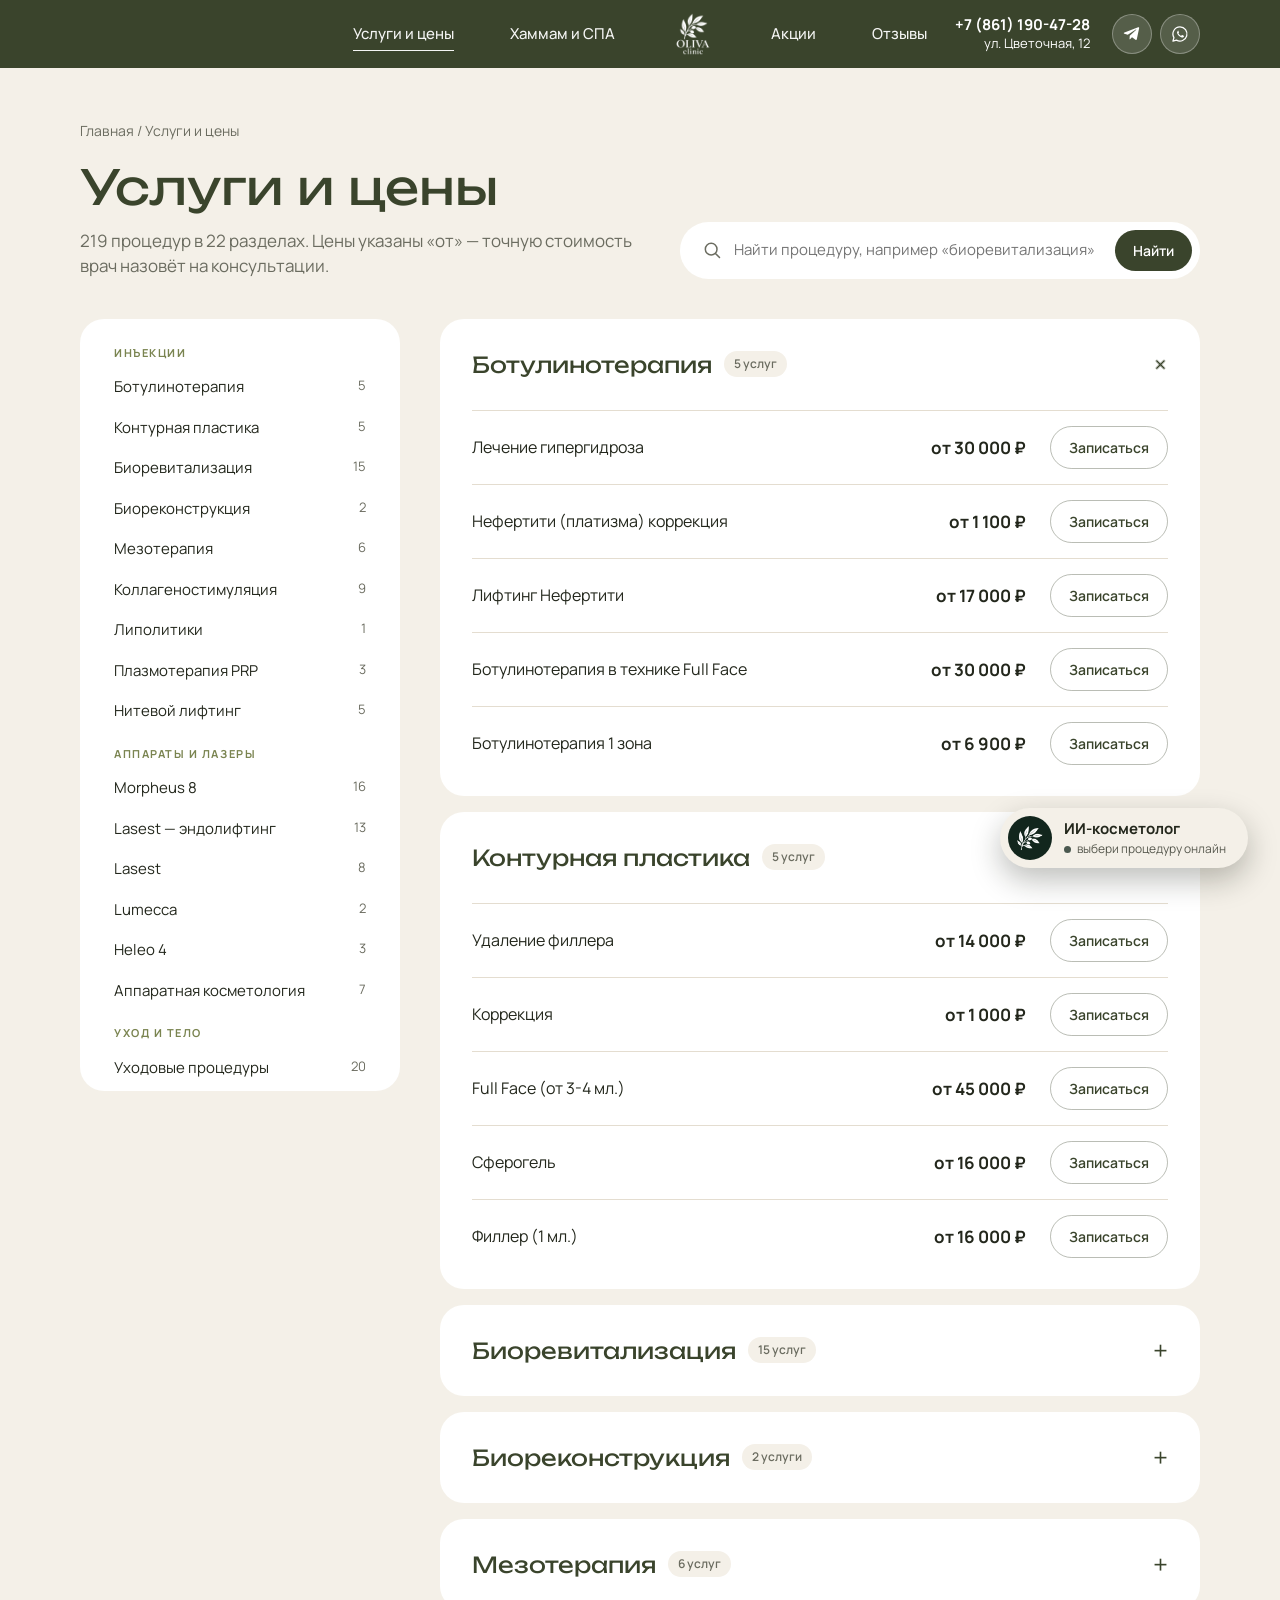
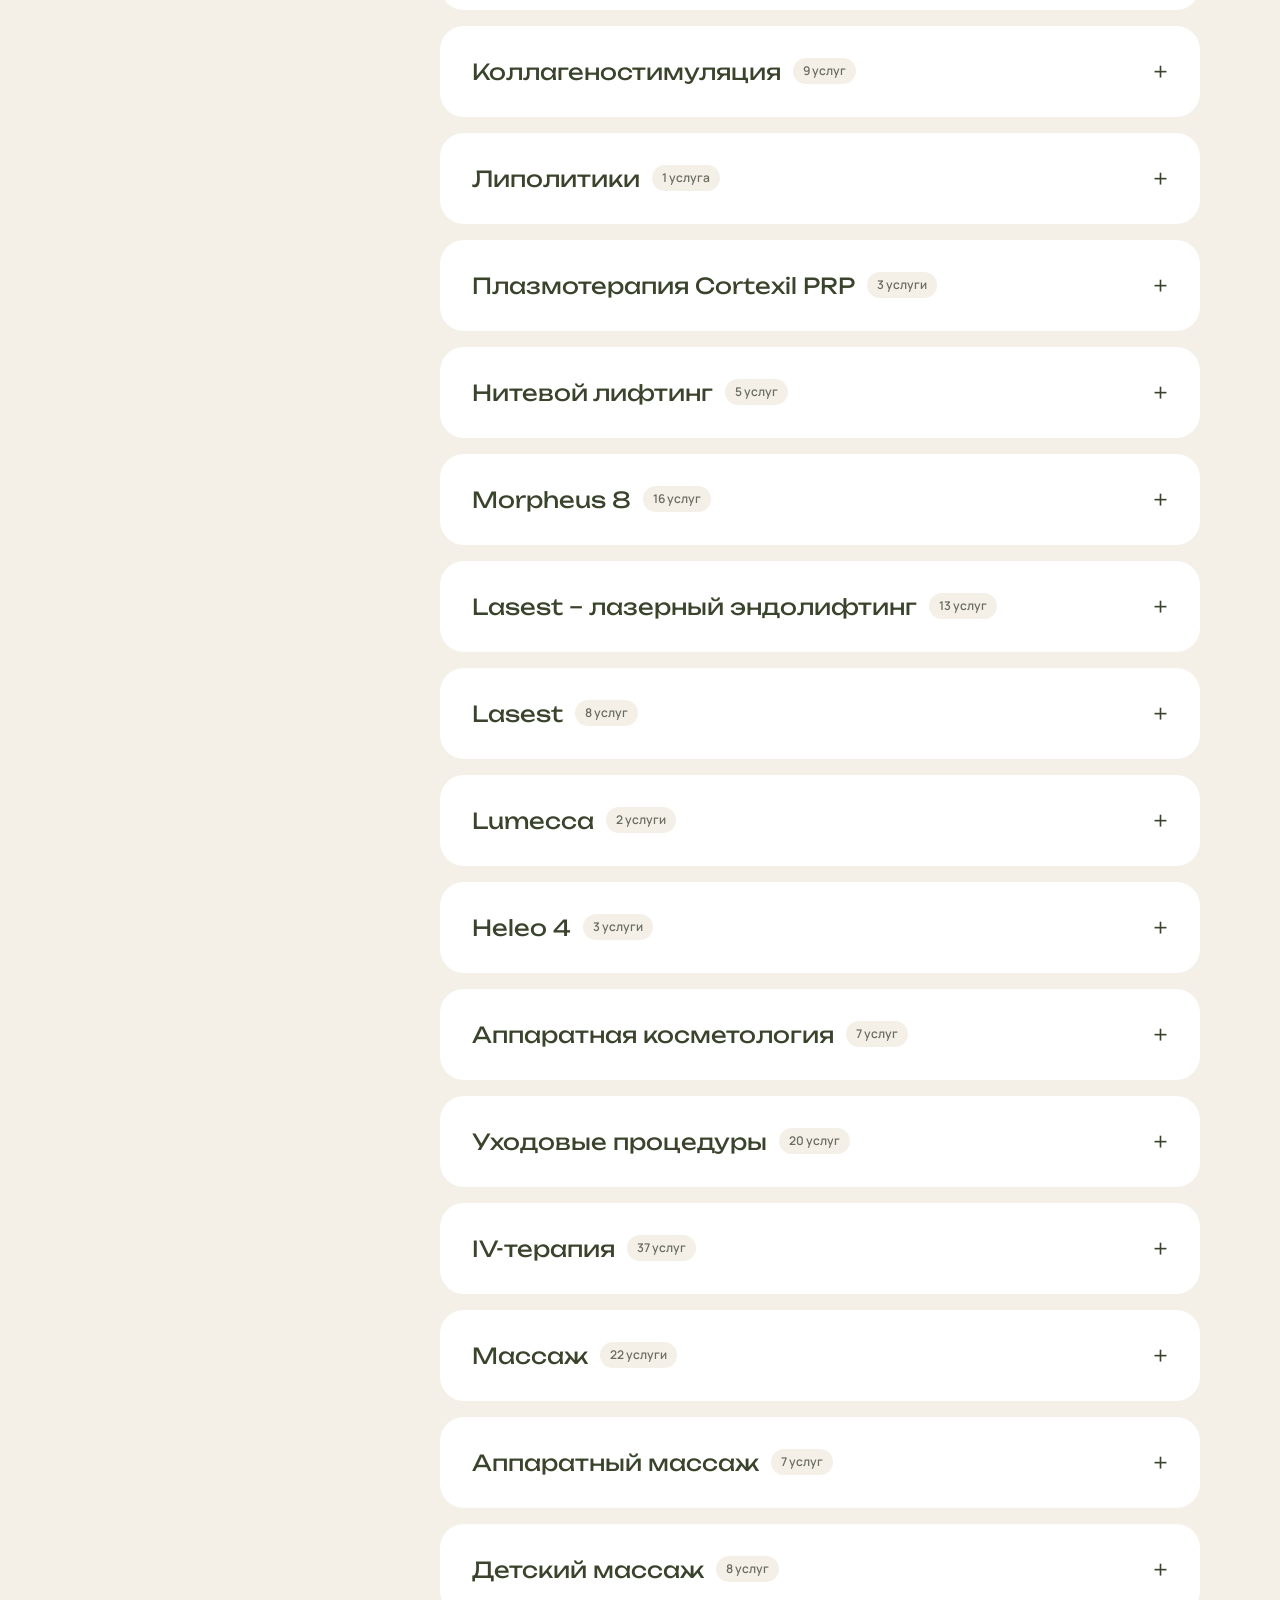
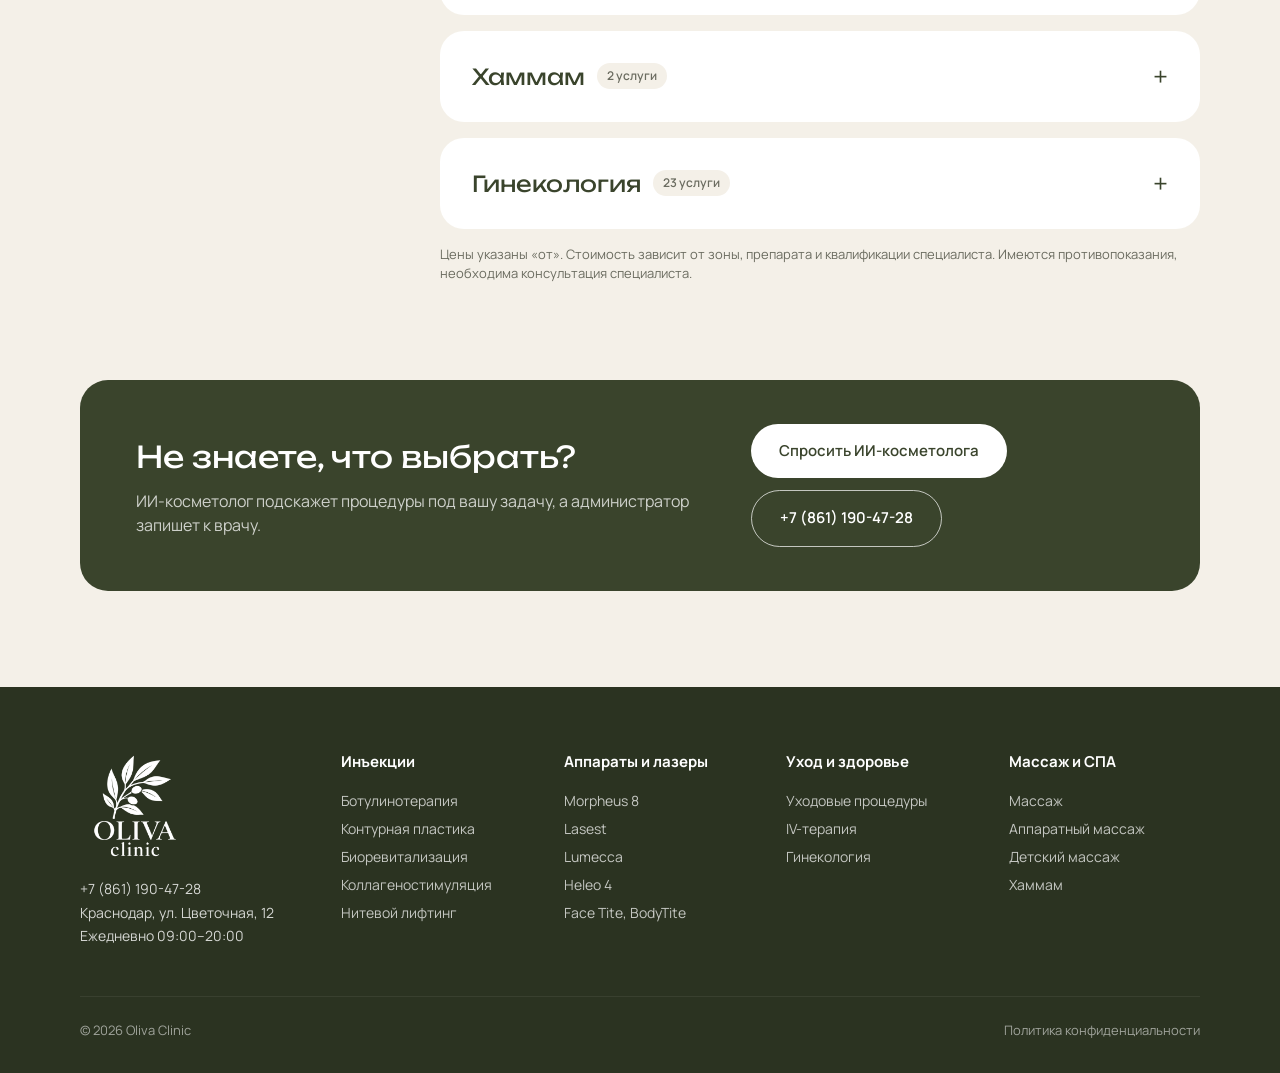
<file: prices.html>
<!doctype html>
<html lang="ru">
<head>
<meta charset="utf-8">
<meta name="viewport" content="width=device-width, initial-scale=1">
<meta name="robots" content="noindex, nofollow">
<title>Услуги и цены — OLIVA clinic</title>
<link rel="icon" href="assets/img/oliva-mark-black.png">
<link rel="preconnect" href="https://fonts.googleapis.com"><link rel="preconnect" href="https://fonts.gstatic.com" crossorigin>
<link href="https://fonts.googleapis.com/css2?family=Manrope:wght@400;500;600;700;800&family=Unbounded:wght@400;700&family=Yeseva+One&family=Cormorant+Garamond:ital,wght@1,500&display=swap" rel="stylesheet">
<link rel="stylesheet" href="assets/css/style.css?v=32">
</head>
<body class="inner">
<div id="site-header"></div>
<main><div class="wrap">
  <div class="crumbs"><a href="index.html">Главная</a>  /  Услуги и цены</div>
  <div class="ph">
    <div><h1>Услуги и цены</h1><p><span id="totalCount">219</span> процедур в 22 разделах. Цены указаны «от» — точную стоимость врач назовёт на консультации.</p></div>
    <div class="search"><svg width="20" height="20" viewBox="0 0 24 24"><circle cx="11" cy="11" r="7" fill="none" stroke="#6B6C60" stroke-width="1.8"/><path d="M16.5 16.5 21 21" stroke="#6B6C60" stroke-width="1.8" stroke-linecap="round"/></svg><input id="q" placeholder="Найти процедуру, например «биоревитализация»"><button class="btn btn-ol btn-sm" id="qbtn">Найти</button></div>
  </div>
  <div class="pgrid">
    <aside class="side" id="side"></aside>
    <div>
      <div id="priceList"></div>
      <div class="empty" id="empty">Ничего не нашлось. Попробуйте другое слово или <a href="#" class="link" data-chat>спросите ИИ-косметолога</a>.</div>
      <p class="muted" style="font-size:13px;margin-top:12px">Цены указаны «от». Стоимость зависит от зоны, препарата и квалификации специалиста. Имеются противопоказания, необходима консультация специалиста.</p>
    </div>
  </div>
  <div class="cta-band">
    <div><h3>Не знаете, что выбрать?</h3><p>ИИ-косметолог подскажет процедуры под вашу задачу, а администратор запишет к врачу.</p></div>
    <div style="display:flex;gap:12px;flex-wrap:wrap"><a href="#" class="btn btn-white" data-chat>Спросить ИИ-косметолога</a><a href="tel:+78611904728" class="btn btn-ghost">+7 (861) 190-47-28</a></div>
  </div>
</div></main>
<div id="site-footer"></div>
<script src="assets/js/prices.js?v=32"></script>
<script src="assets/js/main.js?v=32"></script>
</body>
</html>
</file>
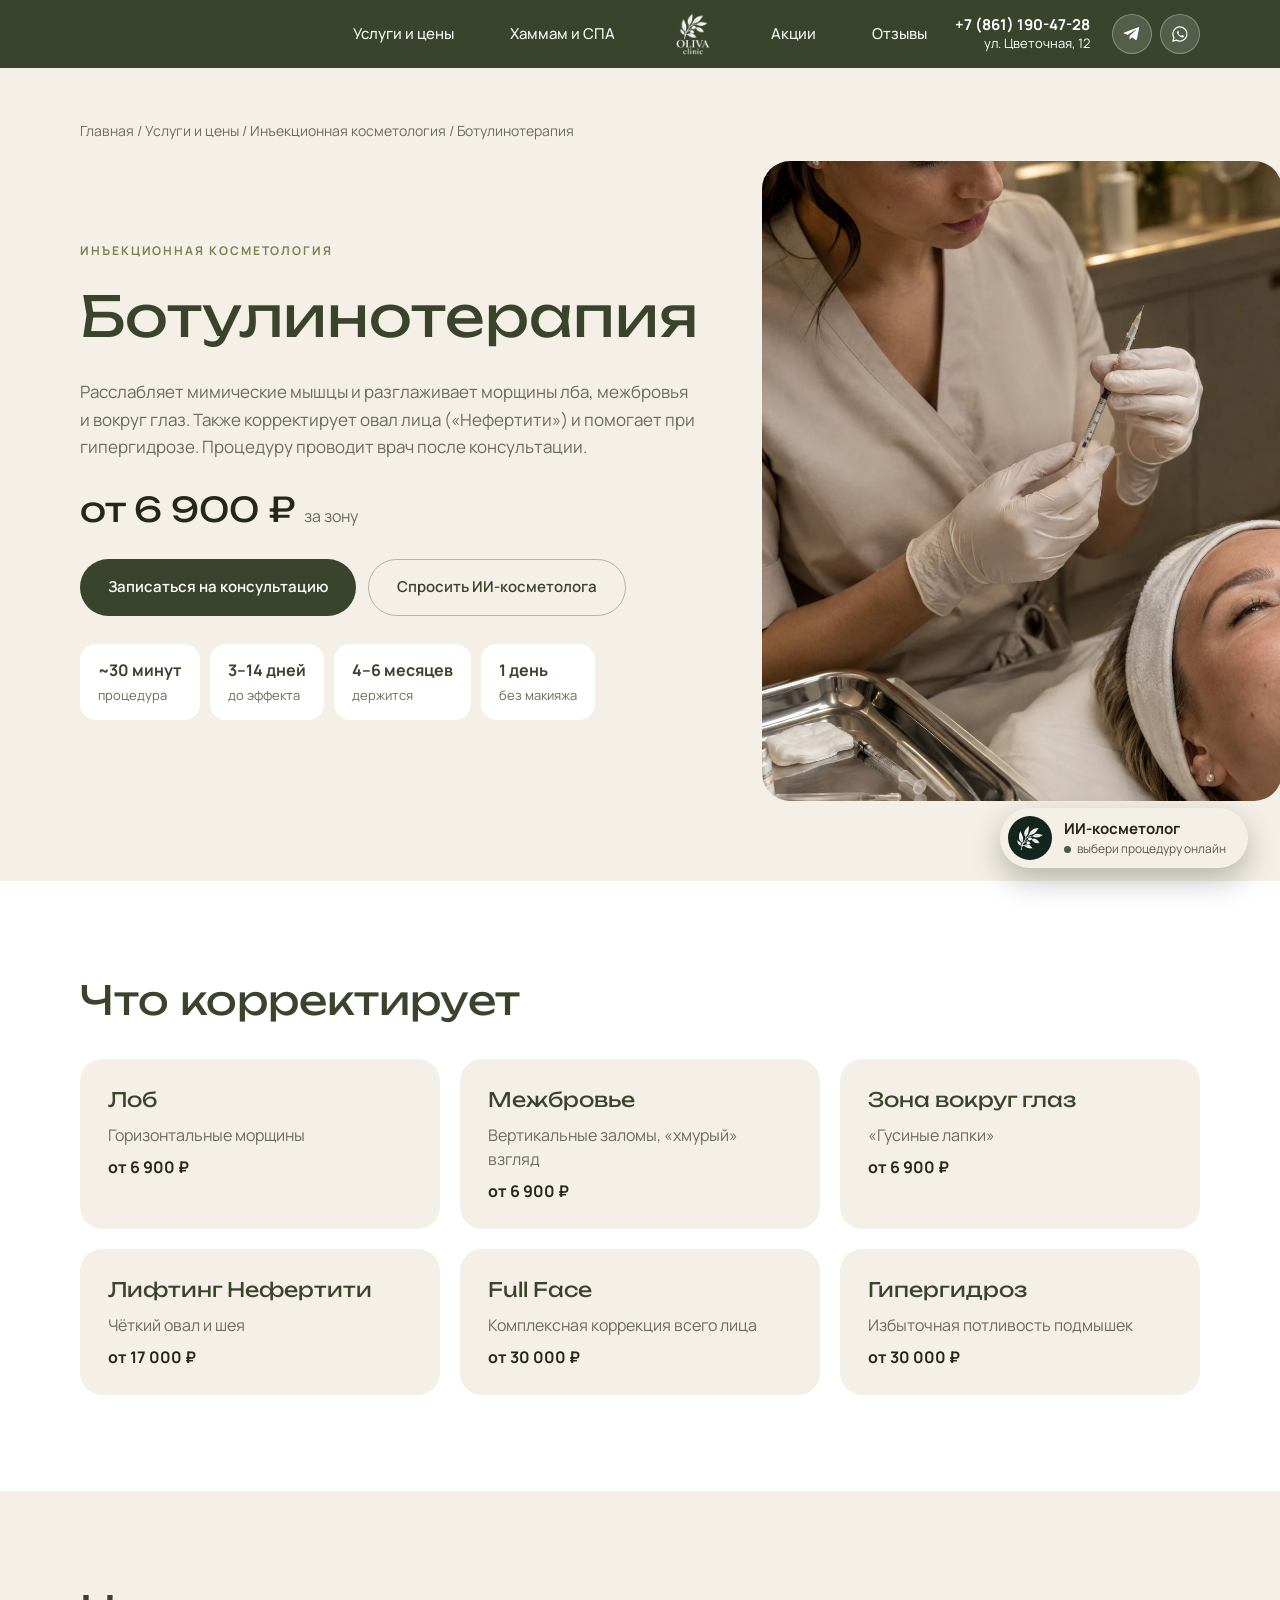
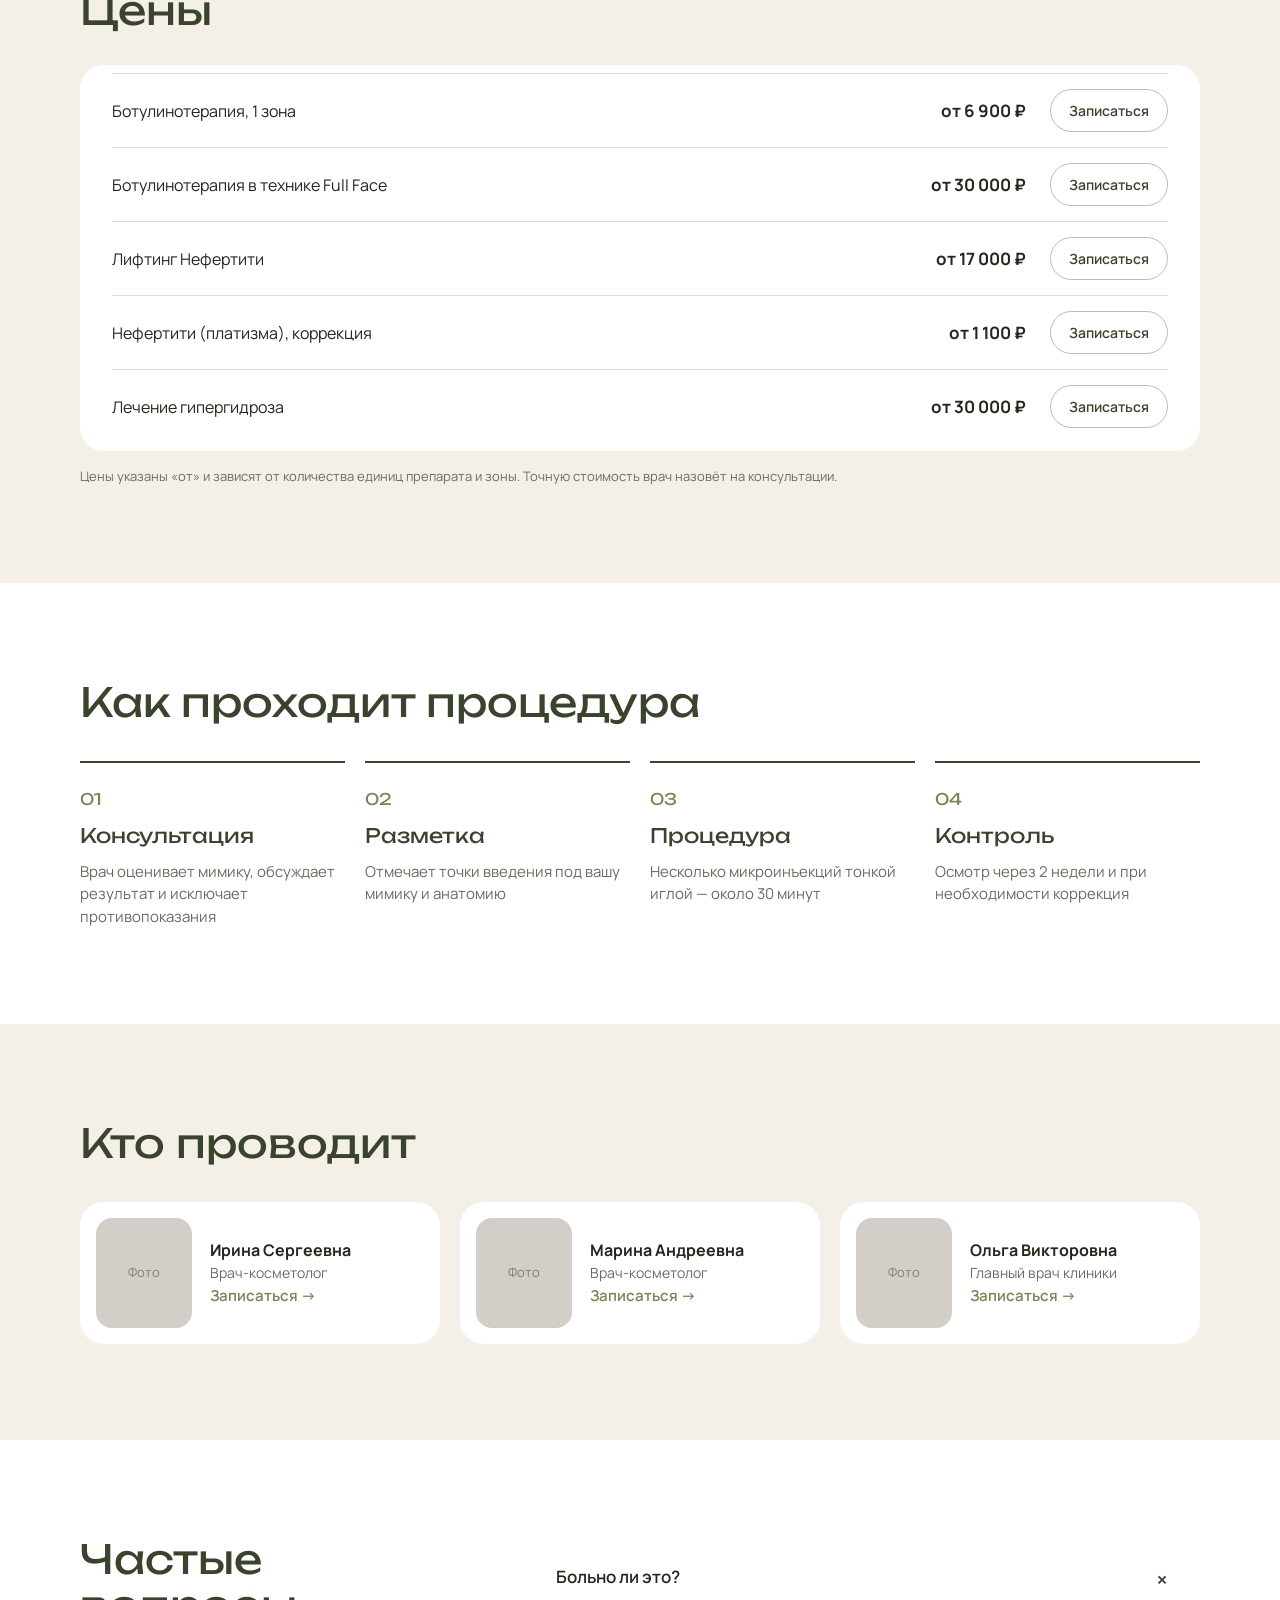
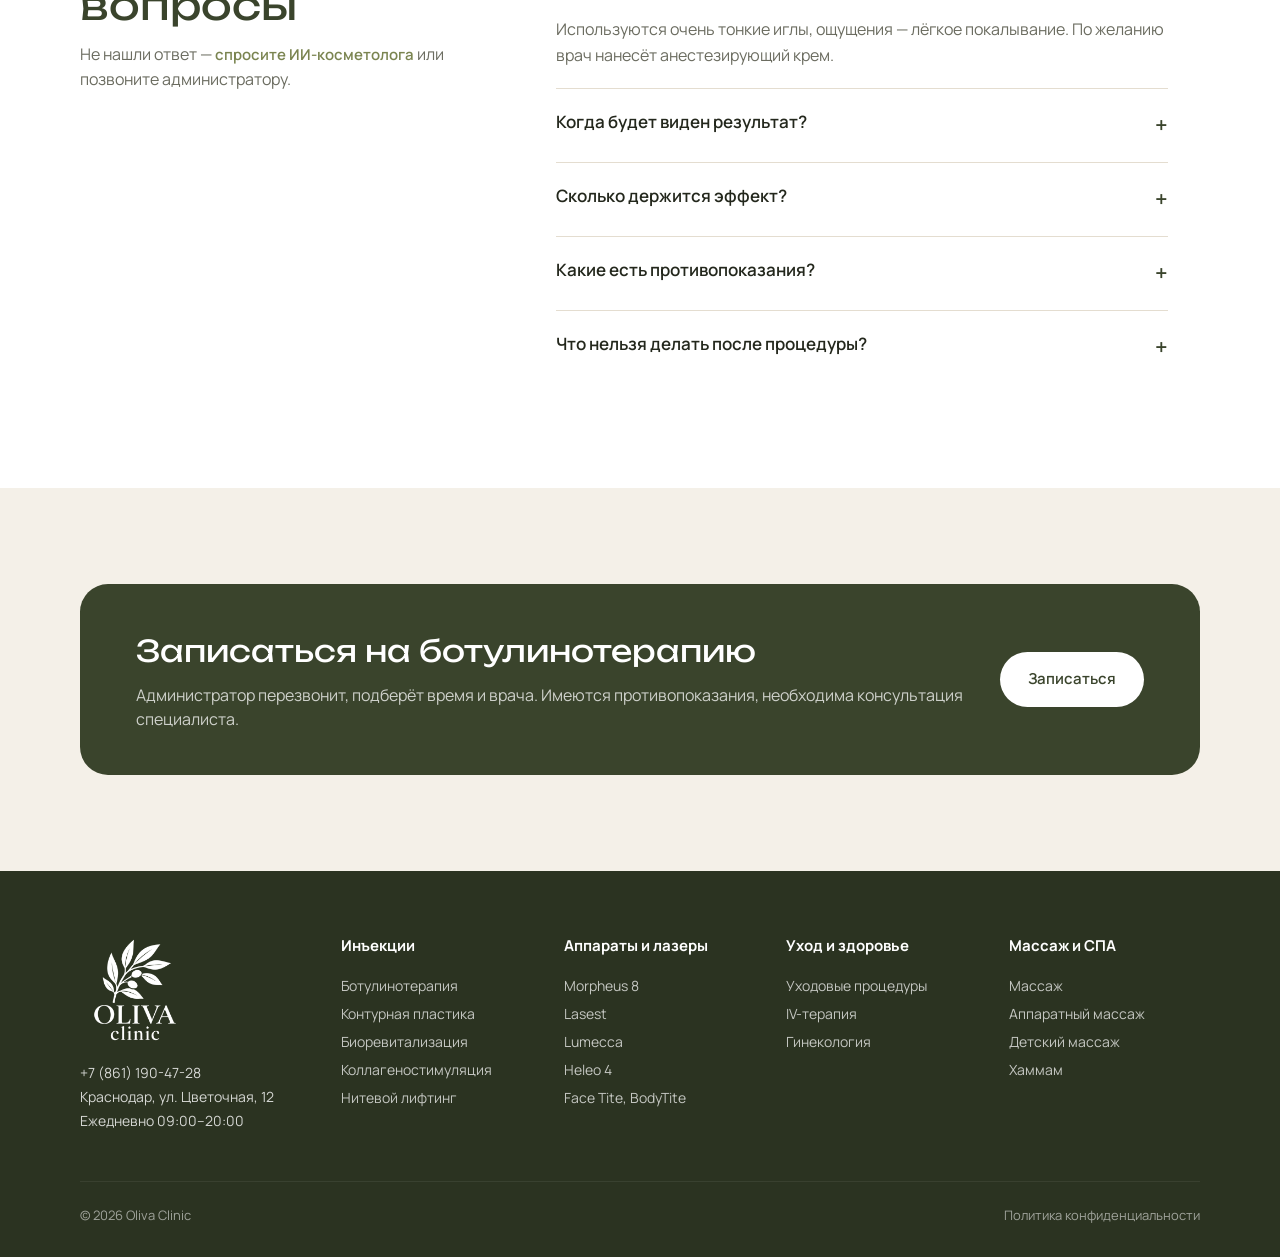
<file: service-botox.html>
<!doctype html>
<html lang="ru">
<head>
<meta charset="utf-8">
<meta name="viewport" content="width=device-width, initial-scale=1">
<meta name="robots" content="noindex, nofollow">
<title>Ботулинотерапия — OLIVA clinic</title>
<link rel="icon" href="assets/img/oliva-mark-black.png">
<link rel="preconnect" href="https://fonts.googleapis.com"><link rel="preconnect" href="https://fonts.gstatic.com" crossorigin>
<link href="https://fonts.googleapis.com/css2?family=Manrope:wght@400;500;600;700;800&family=Unbounded:wght@400;700&family=Yeseva+One&family=Cormorant+Garamond:ital,wght@1,500&display=swap" rel="stylesheet">
<link rel="stylesheet" href="assets/css/style.css?v=32">
</head>
<body class="inner">
<div id="site-header"></div>
<main>
<div class="wrap">
  <div class="crumbs"><a href="index.html">Главная</a>  /  <a href="prices.html">Услуги и цены</a>  /  <a href="category-injections.html">Инъекционная косметология</a>  /  Ботулинотерапия</div>
  <section class="sv-hero">
    <div class="rv">
      <div class="kicker">ИНЪЕКЦИОННАЯ КОСМЕТОЛОГИЯ</div>
      <h1>Ботулинотерапия</h1>
      <p>Расслабляет мимические мышцы и разглаживает морщины лба, межбровья и вокруг глаз. Также корректирует овал лица («Нефертити») и помогает при гипергидрозе. Процедуру проводит врач после консультации.</p>
      <div class="pr">от 6 900 ₽ <small>за зону</small></div>
      <div style="display:flex;gap:12px;flex-wrap:wrap"><a href="#" class="btn btn-ol" data-book="Ботулинотерапия">Записаться на консультацию</a><a href="#" class="btn btn-line" data-chat>Спросить ИИ-косметолога</a></div>
      <div class="facts"><div><b>~30 минут</b><small>процедура</small></div><div><b>3–14 дней</b><small>до эффекта</small></div><div><b>4–6 месяцев</b><small>держится</small></div><div><b>1 день</b><small>без макияжа</small></div></div>
    </div>
    <div class="ph2 rv"><img src="assets/img/svc-injections.jpg" alt=""></div>
  </section>
</div>

<section class="section" style="background:#fff"><div class="wrap">
  <h2 class="h2 rv">Что корректирует</h2>
  <div class="zones">
    <div class="zone rv"><h4>Лоб</h4><p>Горизонтальные морщины</p><b>от 6 900 ₽</b></div>
    <div class="zone rv"><h4>Межбровье</h4><p>Вертикальные заломы, «хмурый» взгляд</p><b>от 6 900 ₽</b></div>
    <div class="zone rv"><h4>Зона вокруг глаз</h4><p>«Гусиные лапки»</p><b>от 6 900 ₽</b></div>
    <div class="zone rv"><h4>Лифтинг Нефертити</h4><p>Чёткий овал и шея</p><b>от 17 000 ₽</b></div>
    <div class="zone rv"><h4>Full Face</h4><p>Комплексная коррекция всего лица</p><b>от 30 000 ₽</b></div>
    <div class="zone rv"><h4>Гипергидроз</h4><p>Избыточная потливость подмышек</p><b>от 30 000 ₽</b></div>
  </div>
</div></section>

<section class="section"><div class="wrap">
  <h2 class="h2 rv">Цены</h2>
  <div class="acc open rv" style="margin-top:32px"><div class="rows" style="display:block;padding:8px 0">
    <div class="prow"><span class="n">Ботулинотерапия, 1 зона</span><span class="p">от 6 900 ₽</span><a href="#" class="btn btn-line btn-sm" data-book="Ботулинотерапия, 1 зона">Записаться</a></div>
    <div class="prow"><span class="n">Ботулинотерапия в технике Full Face</span><span class="p">от 30 000 ₽</span><a href="#" class="btn btn-line btn-sm" data-book="Ботулинотерапия в технике Full Face">Записаться</a></div>
    <div class="prow"><span class="n">Лифтинг Нефертити</span><span class="p">от 17 000 ₽</span><a href="#" class="btn btn-line btn-sm" data-book="Лифтинг Нефертити">Записаться</a></div>
    <div class="prow"><span class="n">Нефертити (платизма), коррекция</span><span class="p">от 1 100 ₽</span><a href="#" class="btn btn-line btn-sm" data-book="Нефертити (платизма), коррекция">Записаться</a></div>
    <div class="prow"><span class="n">Лечение гипергидроза</span><span class="p">от 30 000 ₽</span><a href="#" class="btn btn-line btn-sm" data-book="Лечение гипергидроза">Записаться</a></div>
  </div></div>
  <p class="muted" style="font-size:13px">Цены указаны «от» и зависят от количества единиц препарата и зоны. Точную стоимость врач назовёт на консультации.</p>
</div></section>

<section class="section" style="background:#fff"><div class="wrap">
  <h2 class="h2 rv">Как проходит процедура</h2>
  <div class="steps">
    <div class="step rv"><i>01</i><h4>Консультация</h4><p>Врач оценивает мимику, обсуждает результат и исключает противопоказания</p></div>
    <div class="step rv"><i>02</i><h4>Разметка</h4><p>Отмечает точки введения под вашу мимику и анатомию</p></div>
    <div class="step rv"><i>03</i><h4>Процедура</h4><p>Несколько микроинъекций тонкой иглой — около 30 минут</p></div>
    <div class="step rv"><i>04</i><h4>Контроль</h4><p>Осмотр через 2 недели и при необходимости коррекция</p></div>
  </div>
</div></section>

<section class="section"><div class="wrap">
  <h2 class="h2 rv">Кто проводит</h2>
  <div class="docs">
    <div class="doc rv"><div class="im">Фото</div><div><b>Ирина Сергеевна</b><p class="muted" style="font-size:14px">Врач-косметолог</p><a href="#" class="link" data-book="Ботулинотерапия">Записаться →</a></div></div>
    <div class="doc rv"><div class="im">Фото</div><div><b>Марина Андреевна</b><p class="muted" style="font-size:14px">Врач-косметолог</p><a href="#" class="link" data-book="Ботулинотерапия">Записаться →</a></div></div>
    <div class="doc rv"><div class="im">Фото</div><div><b>Ольга Викторовна</b><p class="muted" style="font-size:14px">Главный врач клиники</p><a href="#" class="link" data-book="Ботулинотерапия">Записаться →</a></div></div>
  </div>
</div></section>

<section class="section" style="background:#fff"><div class="wrap faq">
  <div class="rv"><h2 class="h2">Частые вопросы</h2><p class="muted" style="margin-top:14px">Не нашли ответ — <a href="#" class="link" data-chat>спросите ИИ-косметолога</a> или позвоните администратору.</p></div>
  <div class="list rv">
    <div class="q open"><button>Больно ли это?<i>+</i></button><div class="a">Используются очень тонкие иглы, ощущения — лёгкое покалывание. По желанию врач нанесёт анестезирующий крем.</div></div>
    <div class="q"><button>Когда будет виден результат?<i>+</i></button><div class="a">Первые изменения — через 3–5 дней, полный эффект — через 2 недели.</div></div>
    <div class="q"><button>Сколько держится эффект?<i>+</i></button><div class="a">В среднем 4–6 месяцев, зависит от зоны, дозы и особенностей организма.</div></div>
    <div class="q"><button>Какие есть противопоказания?<i>+</i></button><div class="a">Беременность и лактация, воспаления в зоне инъекций, некоторые неврологические заболевания. Точно скажет врач на консультации.</div></div>
    <div class="q"><button>Что нельзя делать после процедуры?<i>+</i></button><div class="a">4 часа не наклоняться и не ложиться, 2 недели — без бани, сауны, солярия и массажа лица.</div></div>
  </div>
</div></section>

<div class="wrap" style="padding-top:96px">
  <div class="cta-band">
    <div><h3>Записаться на ботулинотерапию</h3><p>Администратор перезвонит, подберёт время и врача. Имеются противопоказания, необходима консультация специалиста.</p></div>
    <a href="#" class="btn btn-white" data-book="Ботулинотерапия">Записаться</a>
  </div>
</div>
</main>
<div id="site-footer"></div>
<script src="assets/js/main.js?v=32"></script>
</body>
</html>
</file>
<file: assets/css/style.css>
:root{
  --ol:#3A442C; --ol-dark:#2B3321; --ink:#23271C; --mut:#6B6C60; --bg:#F4F0E8; --line:#E4DDD0;
  --acc:#7A8450; --white:#fff; --hammam:#0F3D47; --berry:#C2476B; --plum:#4E2446; --pink:#F2BFCB;
  --star:#E0A43A; --radius:24px; --pad:80px; --max:1440px;
  --f-head:'Unbounded',system-ui,sans-serif; --f-body:'Manrope',system-ui,sans-serif;
  --f-fest:'Yeseva One',serif; --f-it:'Cormorant Garamond',serif;
}
*{box-sizing:border-box;margin:0;padding:0}
html{scroll-behavior:smooth}
body{font-family:var(--f-body);color:var(--ink);background:var(--bg);font-size:16px;line-height:1.5;-webkit-font-smoothing:antialiased;overflow-x:hidden}
img{display:block;max-width:100%}
a{color:inherit;text-decoration:none}
button{font:inherit;cursor:pointer;border:0;background:none;color:inherit}
input,select,textarea{font:inherit}
.wrap{max-width:var(--max);margin:0 auto;padding:0 var(--pad)}
.h2{font-family:var(--f-head);font-weight:400;font-size:40px;line-height:1.15;color:var(--ol)}
.kicker{font-size:12px;font-weight:700;letter-spacing:.16em;text-transform:uppercase;color:var(--acc)}
.muted{color:var(--mut)}
.section{padding:96px 0}
.btn{display:inline-flex;align-items:center;justify-content:center;gap:10px;border-radius:100px;padding:16px 28px;font-weight:600;font-size:15px;transition:transform .2s,background .2s,color .2s,box-shadow .2s;white-space:nowrap}
.btn:hover{transform:translateY(-2px)}
.btn:active{transform:translateY(0)}
.btn-ol{background:var(--ol);color:#fff}
.btn-ol:hover{background:var(--ol-dark);box-shadow:0 10px 24px rgba(58,68,44,.25)}
.btn-light{background:var(--bg);color:var(--ink)}
.btn-white{background:#fff;color:var(--ol)}
.btn-line{border:1px solid rgba(58,68,44,.35);color:var(--ol)}
.btn-line:hover{background:var(--ol);color:#fff}
.btn-ghost{border:1px solid rgba(255,255,255,.7);color:#fff}
.btn-ghost:hover{background:#fff;color:var(--ink)}
.btn-sm{padding:10px 18px;font-size:14px}
.link{color:var(--acc);font-weight:600;font-size:15px;display:inline-flex;gap:6px;align-items:center}
.link:hover{color:var(--ol)}

/* ---------- header ---------- */
.hdr{position:fixed;inset:0 0 auto 0;z-index:50;transition:background .3s,box-shadow .3s,padding .3s;padding:22px 0;color:#fff}
.hdr.solid{background:rgba(43,51,33,.96);backdrop-filter:blur(10px);padding:12px 0;box-shadow:0 8px 30px rgba(0,0,0,.15)}
.hdr .wrap{display:grid;grid-template-columns:1fr auto 1fr;align-items:center;gap:24px}
.hdr .center{grid-column:2;display:flex;align-items:center;gap:56px}
.hdr nav{display:flex;gap:56px;font-size:15px;font-weight:500;white-space:nowrap}
.hdr nav a{position:relative;opacity:.95}
.hdr nav a::after{content:'';position:absolute;left:0;right:100%;bottom:-6px;height:1.5px;background:currentColor;transition:right .25s}
.hdr nav a:hover::after,.hdr nav a.active::after{right:0}
.hdr .logo{display:flex;align-items:center;gap:10px;justify-self:center}
.hdr .logo img{height:58px;transition:height .3s}
.hdr.solid .logo img{height:44px}
.hdr .right{grid-column:3;display:flex;align-items:center;justify-content:flex-end;gap:16px}
.hdr .contact{text-align:right;font-size:13px;line-height:1.35;white-space:nowrap;margin-right:6px}
.hdr .contact b{font-size:15px;display:block}
.socials{display:flex;gap:8px}
.soc{width:40px;height:40px;border-radius:50%;display:grid;place-items:center;background:rgba(255,255,255,.14);border:1px solid rgba(255,255,255,.3);transition:background .2s}
.soc:hover{background:rgba(255,255,255,.3)}
.soc svg{width:18px;height:18px;fill:#fff}
.burger,.hdr .callwrap{display:none}
.callwrap{position:relative}
.callmenu{position:absolute;right:0;top:calc(100% + 10px);width:264px;background:#fff;color:var(--ink);border-radius:18px;box-shadow:0 18px 44px rgba(20,25,15,.28);padding:8px;display:flex;flex-direction:column;gap:2px;transform-origin:top right;animation:callpop .22s cubic-bezier(.2,.8,.3,1)}
.callmenu[hidden]{display:none}
@keyframes callpop{from{opacity:0;transform:translateY(-6px) scale(.96)}}
.callmenu a{display:flex;align-items:center;gap:12px;padding:10px;border-radius:12px;transition:background .15s}
.callmenu a:hover,.callmenu a:focus-visible{background:var(--bg)}
.callmenu b{display:block;font-size:15px}
.callmenu small{font-size:12.5px;color:var(--mut)}
.ci{width:42px;height:42px;flex:none;border-radius:50%;display:grid;place-items:center}
.ci svg{width:21px;height:21px;fill:#fff}
.ci.tg{background:#2AABEE}
.ci.wa{background:#25D366}
.ci.tel{background:var(--ol)}
.hdr.light{color:var(--ink)}
/* inner pages: header always solid */
body.inner .hdr{background:var(--ol);padding:12px 0}
body.inner .hdr .logo img{height:44px}
body.inner main{padding-top:84px}

/* mobile menu */
.mmenu{position:fixed;inset:0;z-index:78;background:var(--ol-dark);color:#fff;display:flex;flex-direction:column;padding:24px 24px 32px;transform:translateY(-100%);visibility:hidden;overflow-y:auto;transition:transform .4s cubic-bezier(.7,0,.2,1),visibility 0s .4s}
.mmenu.open{transform:none;visibility:visible;transition:transform .4s cubic-bezier(.7,0,.2,1)}
.mmenu .top{display:flex;justify-content:space-between;align-items:center}
.mmenu .top img{height:40px}
.mmenu .close{width:44px;height:44px;border-radius:50%;background:rgba(255,255,255,.12);font-size:22px}
.mmenu nav{display:flex;flex-direction:column;gap:6px;margin-top:40px}
.mmenu nav a{font-family:var(--f-head);font-size:26px;padding:10px 0;border-bottom:1px solid rgba(255,255,255,.1)}
.mmenu .bottom{margin-top:auto;display:flex;flex-direction:column;gap:14px}

/* ---------- hero ---------- */
.grid>*,.cgrid>*,.duo>*,.pgrid>*{min-width:0}
.hero{position:relative;height:100vh;min-height:680px;max-height:900px;overflow:hidden;color:#fff;background:#1d1f18}
.hero .slide{position:absolute;inset:0;transform:translateX(100%);visibility:hidden;z-index:0;transition:transform 1.6s cubic-bezier(.45,.05,.2,1),filter 1.6s,visibility 0s 1.6s}
.hero .slide.on{transform:none;visibility:visible;z-index:2;transition:transform 1.6s cubic-bezier(.45,.05,.2,1)}
.hero .slide.out{transform:translateX(-30%);filter:brightness(.55);visibility:visible;z-index:1;transition:transform 1.6s cubic-bezier(.45,.05,.2,1),filter 1.6s}
.hero .slide.on{box-shadow:-30px 0 60px rgba(0,0,0,.35)}
.hero .slide img,.hero .slide video{position:absolute;inset:0;width:100%;height:100%;object-fit:cover}
.hero .slide picture{position:absolute;inset:0}
.hero .slide video{opacity:0;transition:opacity .4s}
.hero .slide video.ready{opacity:1}
@keyframes kenburns{from{transform:scale(1.02)}to{transform:scale(1.12)}}
.hero::after{content:'';position:absolute;inset:0;background:linear-gradient(180deg,rgba(18,16,13,.55) 0%,rgba(18,16,13,0) 22%,rgba(18,16,13,0) 45%,rgba(18,16,13,.62) 100%);pointer-events:none}
.hero .content{position:absolute;left:0;right:0;bottom:84px;z-index:2}
.hero .addr{font-size:13px;font-weight:700;letter-spacing:.12em;opacity:.9}
.hero h1{font-family:var(--f-head);font-weight:400;font-size:52px;line-height:1.12;margin:16px 0 28px;max-width:620px}
.hero .cta{display:flex;gap:12px;flex-wrap:wrap}
.hero .bars{position:absolute;left:0;right:0;bottom:36px;z-index:2}
.hero .bars .wrap{display:flex;gap:8px}
.hero .bar{height:3px;width:64px;background:rgba(255,255,255,.35);border-radius:2px;overflow:hidden;cursor:pointer}
.hero .bar i{display:block;height:100%;width:0;background:#fff}
.hero .bar.done i{width:100%}
@keyframes fillbar{to{width:100%}}

/* ---------- marquee ribbon ---------- */
.ribbon{background:var(--ol);color:var(--bg);overflow:hidden;padding:20px 0}
.ribbon .track{display:flex;gap:28px;width:max-content;animation:marq 40s linear infinite}
.ribbon:hover .track{animation-play-state:paused}
.ribbon span{font-size:14px;font-weight:600;letter-spacing:.1em;text-transform:uppercase;white-space:nowrap}
.ribbon .star{color:#fff}
@keyframes marq{to{transform:translateX(-50%)}}

/* ---------- services ---------- */
.svc-head{display:flex;justify-content:space-between;align-items:flex-end;margin-bottom:40px}
.svc-grid{display:grid;grid-template-columns:repeat(3,1fr);gap:20px}
.svc-more{display:none}
.svc{position:relative;height:460px;border-radius:var(--radius);overflow:hidden;color:#fff;display:flex;flex-direction:column;justify-content:flex-end;padding:28px;isolation:isolate}
.svc img{position:absolute;inset:0;width:100%;height:100%;object-fit:cover;z-index:-2;transition:transform .8s ease}
.svc::before{content:'';position:absolute;inset:0;z-index:-1;background:linear-gradient(180deg,rgba(11,23,18,0) 45%,rgba(11,23,18,.72));transition:background .4s}
.svc:hover img{transform:scale(1.06)}
.svc:hover::before{background:linear-gradient(180deg,rgba(11,23,18,.25) 0%,rgba(11,23,18,.85))}
.svc .cnt{font-size:12px;font-weight:600;letter-spacing:.14em;opacity:.75;text-transform:uppercase}
.svc h3{font-family:var(--f-head);font-weight:400;font-size:24px;line-height:1.2;margin-top:8px}
.svc ul{list-style:none;max-height:0;overflow:hidden;opacity:0;transition:max-height .5s,opacity .4s,margin .4s;font-size:15px}
.svc ul li{padding:3px 0;opacity:.9}
.svc:hover ul{max-height:320px;opacity:1;margin-top:14px}
.svc .go{margin-top:14px;font-weight:600;font-size:14px;opacity:0;transform:translateY(8px);transition:.4s}
.svc:hover .go{opacity:1;transform:none}

/* ---------- promos slider ---------- */
.promos{position:relative}
.promo-head{display:flex;justify-content:space-between;align-items:center;margin-bottom:28px}
.pslider{position:relative;height:560px;overflow:hidden}
.pslide{position:absolute;inset:0;opacity:0;visibility:hidden;transition:opacity .7s,visibility .7s}
.pslide.on{opacity:1;visibility:visible;z-index:2}
.pslide.prev{opacity:1;visibility:visible;z-index:1;transition:none}
.pslide .bg{position:absolute;inset:0;width:100%;height:100%;object-fit:cover;object-position:50% 29%}
.pslide .shade{position:absolute;inset:0}
.p1 .shade{background:linear-gradient(90deg,rgba(20,18,15,.72) 0%,rgba(20,18,15,.45) 40%,rgba(20,18,15,0) 70%)}
.pslide .txt{position:relative;z-index:2;height:100%;display:flex;flex-direction:column;justify-content:center;padding-left:var(--pad);max-width:720px;color:#fff;gap:14px}
.big-outline{display:block;width:490px;height:auto;margin:14px 0 16px}
.pslide .desc{font-size:20px;font-weight:500;line-height:1.4}
.price-row{display:flex;align-items:center;gap:28px;margin-top:8px}
.price-row .old{font-family:var(--f-head);font-size:15px;opacity:.6;text-decoration:line-through}
.price-row .now{font-family:var(--f-head);font-size:34px}
.price-row .sep{width:1px;height:52px;background:rgba(255,255,255,.35)}
.flip{position:absolute;top:32px;right:40px;z-index:3;text-align:right;color:#fff}
.flip .lbl{font-size:11px;font-weight:700;letter-spacing:.16em;margin-bottom:8px}
.flip .tiles{display:flex;gap:8px}
.flip .u{display:flex;flex-direction:column;align-items:center;gap:6px;font-size:13px;font-weight:700;text-shadow:0 1px 3px rgba(0,0,0,.35)}
.tile{position:relative;width:58px;height:64px;border-radius:8px;font-weight:800;font-size:38px;letter-spacing:-.02em;color:#4A3A2E;perspective:300px;box-shadow:0 6px 14px rgba(40,25,10,.25)}
.tile .half{position:absolute;left:0;right:0;height:50%;overflow:hidden;display:flex;justify-content:center;background:linear-gradient(#F7F2EA,#EDE4D8)}
.tile .half span{line-height:64px;height:64px}
.tile .top{top:0;border-radius:8px 8px 0 0}
.tile .bot{bottom:0;border-radius:0 0 8px 8px;background:linear-gradient(#E4D9CA,#DCCFBE)}
.tile .bot span{transform:translateY(-32px)}
.tile .flap{position:absolute;left:0;right:0;top:0;height:50%;overflow:hidden;display:flex;justify-content:center;background:linear-gradient(#F7F2EA,#EDE4D8);border-radius:8px 8px 0 0;transform-origin:bottom;backface-visibility:hidden}
.tile .flap span{line-height:64px;height:64px}
.tile.go .flap{animation:flipdown .55s ease-in forwards}
@keyframes flipdown{to{transform:rotateX(-90deg)}}
.tile::after{content:'';position:absolute;left:0;right:0;top:calc(50% - .6px);height:1.2px;background:#B9A794;z-index:3}
.p2{background:linear-gradient(90deg,#F9DCE2,#F2BFCB 55%,#E58FA6)}
.p2 .bg{object-position:50% 26%}
.p2 .shade{background:linear-gradient(90deg,rgba(252,224,227,.55) 0%,rgba(252,224,227,0) 45%)}
.p2 .bokeh{position:absolute;left:0;top:0;width:1440px;height:560px;pointer-events:none;z-index:1}
.p2 .txt{justify-content:flex-start;padding-top:95px}
.p2 .txt{color:var(--plum)}
.p2 .greet{font-family:var(--f-fest);font-size:54px;letter-spacing:.04em;line-height:1.2}
.p2 .bigf{font-family:var(--f-head);font-weight:700;font-size:150px;line-height:1;color:var(--berry);text-shadow:4px 4px 0 rgba(255,255,255,.7);letter-spacing:-.04em}
.p2 .desc{font-size:17px;font-weight:400;line-height:1.5}
.p2 .price-row{margin-top:0}
.p2 .pass{font-size:11px;font-weight:600;letter-spacing:.16em;color:rgba(78,36,70,.7)}
.p2 .sep{background:rgba(78,36,70,.3)}
.btn-berry{background:var(--berry);color:#fff;font-weight:700}
.btn-berry:hover{background:#A93A5B}
.gift{position:absolute;z-index:1;object-fit:contain;filter:drop-shadow(0 10px 22px rgba(115,38,64,.18));animation:floaty 6s ease-in-out infinite}
.g-pink{width:130px;height:121px;left:-21px;top:-16px;--r:-8deg;transform:rotate(-8deg)}
.g-rasp{width:137px;height:131px;left:-33px;top:457px;animation-delay:-3s}
@keyframes floaty{50%{transform:translateY(-6px) rotate(var(--r,0deg))}}
.pctrl{position:absolute;right:40px;bottom:32px;z-index:4;display:flex;align-items:center;gap:14px;color:#fff}
.pctrl .arr{width:48px;height:48px;border-radius:50%;display:grid;place-items:center;font-size:18px;font-weight:700;border:1px solid rgba(255,255,255,.7);background:rgba(255,255,255,.18);backdrop-filter:blur(8px);transition:.2s}
.pctrl .arr.fill{background:#fff;color:var(--ol);border-color:#fff}
.pctrl .arr:hover{transform:scale(1.06)}
.pctrl.dark{color:var(--plum)}
.pctrl.dark .arr{background:rgba(255,255,255,.85);border-color:transparent;color:var(--plum);backdrop-filter:blur(5px)}
.pctrl.dark .arr.fill{background:var(--plum);color:#fff}
.pctrl.dark span{font-size:14px;font-weight:600}
.pdots{display:flex;gap:6px;align-items:center}
.pdots i{width:8px;height:8px;border-radius:4px;background:currentColor;opacity:.35;transition:.3s;cursor:pointer}
.pdots i.on{width:28px;opacity:1}

/* ---------- about ---------- */
.about .grid{display:grid;grid-template-columns:600px 1fr;gap:64px;align-items:center}
.about .photo{height:560px;border-radius:var(--radius);overflow:hidden}
.about .photo img{width:100%;height:100%;object-fit:cover;object-position:50% 8%}
.about p{font-size:18px;line-height:1.6;margin-top:20px}
.amen{display:grid;grid-template-columns:repeat(3,1fr);gap:12px 16px;margin-top:32px}
.amen div{display:flex;align-items:center;gap:14px;font-weight:600;font-size:15px;line-height:1.3}
.amen img{width:64px;height:64px;object-fit:contain;flex:none}

/* ---------- reviews ---------- */
.reviews{background:#fff;overflow:hidden}
.rev-head{display:flex;justify-content:space-between;align-items:center;margin-bottom:40px}
.rating{display:flex;align-items:center;gap:14px}
.rating b{font-family:var(--f-head);font-size:32px;font-weight:400;color:var(--ol)}
.stars{color:var(--star);letter-spacing:2px}
.rrow{overflow:hidden;position:relative;margin-bottom:20px;mask-image:linear-gradient(90deg,transparent,#000 10%,#000 90%,transparent)}
.rtrack{display:flex;gap:20px;width:max-content;animation:marq 60s linear infinite}
.rrow.rev .rtrack{animation-direction:reverse}
.rrow:hover .rtrack{animation-play-state:paused}
.rcard{width:400px;background:var(--bg);border-radius:20px;padding:28px;display:flex;flex-direction:column;gap:14px;flex:none}
.rcard .who{display:flex;align-items:center;gap:12px}
.av{width:44px;height:44px;border-radius:50%;display:grid;place-items:center;font-weight:600;font-size:15px;color:var(--ol);flex:none}
.rcard .nm{font-weight:700;font-size:15px}
.rcard .dt{font-size:13px;color:var(--mut)}
.rcard p{font-size:15px;line-height:1.55}

/* ---------- hammam ---------- */
.hammam{background:var(--hammam);color:#fff}
.hammam .grid{display:grid;grid-template-columns:640px 1fr;gap:56px;align-items:center}
.hslider{position:relative;height:560px;border-radius:var(--radius);overflow:hidden}
.hslider img{position:absolute;inset:0;width:100%;height:100%;object-fit:cover;opacity:0;transition:opacity .6s}
.hslider img.on{opacity:1}
.hslider .hud{position:absolute;left:28px;right:28px;bottom:28px;display:flex;justify-content:space-between;align-items:flex-end}
.hslider .cnt{font-weight:600;font-size:14px;letter-spacing:.08em;margin-bottom:10px}
.hbars{display:flex;gap:6px}
.hbars i{height:3px;width:20px;border-radius:2px;background:rgba(255,255,255,.45);transition:.3s;cursor:pointer}
.hbars i.on{width:40px;background:#fff}
.hslider .arrs{display:flex;gap:10px}
.hslider .arrs button{width:52px;height:52px;border-radius:50%;background:rgba(255,255,255,.18);border:1px solid rgba(255,255,255,.6);font-size:18px;font-weight:700;backdrop-filter:blur(8px)}
.hslider .arrs button:last-child{background:#fff;color:var(--ol)}
.hammam .h2{color:#fff}
.hammam .kicker{color:rgba(255,255,255,.7)}
.hammam p{opacity:.8;font-size:17px;margin:20px 0 24px;line-height:1.6}
.plist{border-top:1px solid rgba(255,255,255,.18)}
.plist div{display:flex;justify-content:space-between;padding:18px 0;border-bottom:1px solid rgba(255,255,255,.18);font-size:17px}
.plist b{font-weight:700}
.hammam .btns{display:flex;gap:12px;margin-top:28px}

/* ---------- gallery ---------- */
.gallery{background:#fff}
.gfeed{display:grid;grid-template-columns:repeat(4,1fr);gap:4px;margin-top:32px}
.gfeed figure{aspect-ratio:4/5;overflow:hidden;cursor:zoom-in;position:relative}
.gfeed img{width:100%;height:100%;object-fit:cover;transition:transform .6s}
.gfeed figure:hover img{transform:scale(1.05)}
.gfeed .more{display:none}
.gfeed.open .more{display:block}
.gmore{text-align:center;padding-top:28px}
.lightbox{position:fixed;inset:0;z-index:80;background:rgba(10,10,8,.92);display:none;align-items:center;justify-content:center}
.lightbox.open{display:flex}
.lightbox img{max-height:88vh;max-width:88vw;border-radius:6px}
.lightbox button{position:absolute;color:#fff;font-size:28px;width:56px;height:56px;border-radius:50%;background:rgba(255,255,255,.12)}
.lightbox .x{top:24px;right:24px}
.lightbox .lp{left:24px;top:50%;transform:translateY(-50%)}
.lightbox .ln{right:24px;top:50%;transform:translateY(-50%)}

/* ---------- certificate + booking ---------- */
.duo{display:grid;grid-template-columns:1fr 1fr}
.cert{position:relative;min-height:560px;overflow:hidden;display:flex}
.cert img.bg{position:absolute;inset:0;width:100%;height:100%;object-fit:cover}
.cert::before{content:'';position:absolute;inset:0;background:linear-gradient(90deg,rgba(245,237,224,.6),rgba(245,237,224,0) 55%);z-index:1}
.cert .txt{position:static;padding:96px 44px 72px;max-width:380px;display:flex;flex-direction:column;gap:14px}
.cert .txt>*{position:relative;z-index:2}
.cert .txt>div:last-child{position:absolute;left:50%;bottom:72px;transform:translateX(-50%)}
.cert h3{font-family:var(--f-head);font-weight:400;font-size:36px;line-height:1.15;color:var(--ol)}
.cert p{color:#4A4C40;font-size:16px;line-height:1.55}
.cert .stamp{position:absolute;z-index:2;width:44px;left:56.5%;top:36%;transform:rotate(8deg);mix-blend-mode:multiply;opacity:.8}
.booking{background:#1A1714;color:#fff;padding:72px 80px;display:flex;flex-direction:column;gap:14px}
.booking h3{font-family:var(--f-head);font-weight:400;font-size:36px}
.booking .sub{opacity:.7;margin-bottom:10px}
.field{background:#fff;border-radius:14px;border:2px solid transparent;color:var(--ink);padding:17px 20px;width:100%;outline:none;transition:border .2s}
.field:focus{border-color:var(--acc)}
.field.err{border-color:#D9534F}
.booking small{opacity:.5;font-size:12px}
.booking .alt{font-size:14px;opacity:.75}
.booking .alt a{text-decoration:underline;font-weight:600;opacity:1}
.ok{display:none;flex-direction:column;align-items:flex-start;gap:14px}
.ok .circle{width:64px;height:64px;border-radius:50%;background:var(--acc);display:grid;place-items:center;font-size:30px}

/* ---------- contacts ---------- */
.contacts{background:#fff}
.cgrid{display:grid;grid-template-columns:500px 1fr;gap:20px;margin-top:40px}
.ccard{background:var(--ol);color:#fff;border-radius:var(--radius);padding:40px;display:flex;flex-direction:column;justify-content:space-between;gap:24px}
.citem{display:flex;gap:18px;align-items:center}
.citem .ic{width:56px;height:56px;border-radius:50%;background:rgba(255,255,255,.1);display:grid;place-items:center;flex:none}
.citem .ic svg{width:24px;height:24px;stroke:#fff;fill:none;stroke-width:1.7}
.citem small{opacity:.6;font-size:14px}
.citem b{display:block;font-size:22px;font-weight:600}
.ccard .btns{display:flex;gap:10px;align-items:center}
.map{position:relative;border-radius:var(--radius);overflow:hidden;min-height:420px}
.map img{width:100%;height:100%;object-fit:cover}
.pin{position:absolute;left:52%;top:46%;transform:translate(-50%,-100%);display:flex;align-items:center;gap:8px}
.pin .drop{width:52px;height:64px;filter:drop-shadow(0 6px 10px rgba(0,0,0,.25));animation:bounce 2.4s ease-in-out infinite}
@keyframes bounce{50%{transform:translateY(-6px)}}
.pin .chip{background:#fff;color:var(--ol);font-weight:700;font-size:14px;padding:8px 14px;border-radius:100px;box-shadow:0 4px 12px rgba(0,0,0,.15)}

/* ---------- footer ---------- */
.ftr{background:var(--ol-dark);color:#fff;padding:64px 0 32px}
.ftr .top{display:grid;grid-template-columns:1.2fr repeat(4,1fr);gap:32px}
.ftr .brand img{height:110px}
.ftr .brand p{opacity:.8;font-size:14px;margin-top:16px;line-height:1.7}
.ftr h4{font-size:15px;margin-bottom:14px}
.ftr ul{list-style:none;font-size:14px;line-height:2;opacity:.72}
.ftr ul a:hover{opacity:1;text-decoration:underline}
.ftr .bot{display:flex;justify-content:space-between;margin-top:48px;padding-top:24px;border-top:1px solid rgba(255,255,255,.12);font-size:13px;opacity:.55}

/* ---------- chat ---------- */
.chat-btn{position:fixed;right:32px;bottom:32px;z-index:70;display:flex;align-items:center;gap:12px;background:var(--bg);color:var(--ink);border-radius:100px;padding:8px 22px 8px 8px;box-shadow:0 12px 30px rgba(20,25,15,.28);transition:transform .25s}
.chat-btn:hover{transform:translateY(-3px)}
.chat-btn .ava{width:44px;height:44px;border-radius:50%;background:#12261D;display:grid;place-items:center}
.chat-btn .ava img{width:28px}
.chat-btn{text-align:left}
.chat-btn b{display:block;font-size:15px}
.chat-btn small{font-size:12px;opacity:.75;display:flex;align-items:center;gap:6px}
.chat-btn small::before{content:'';width:7px;height:7px;border-radius:50%;background:#12261D}
.chat{position:fixed;right:32px;bottom:32px;z-index:75;width:400px;height:640px;max-height:calc(100vh - 64px);background:#fff;border-radius:22px;box-shadow:0 18px 48px rgba(13,38,25,.25);display:flex;flex-direction:column;overflow:hidden;transform:translateY(20px) scale(.96);opacity:0;pointer-events:none;transition:.3s}
.chat.open{transform:none;opacity:1;pointer-events:auto}
.chat .head{display:flex;align-items:center;gap:12px;padding:14px 14px 14px 18px;background:var(--bg);border-bottom:1px solid var(--line)}
.chat .head .ava{width:40px;height:40px;border-radius:50%;background:#12261D;display:grid;place-items:center}
.chat .head .ava img{width:26px}
.chat .head b{font-size:16px;display:block}
.chat .head small{font-size:12px;opacity:.7}
.chat .head .x{margin-left:auto;width:34px;height:34px;border-radius:50%;background:rgba(26,23,20,.08);font-size:15px}
.chat .body{flex:1;overflow-y:auto;padding:18px 16px;display:flex;flex-direction:column;gap:14px;scroll-behavior:smooth}
.msg{display:flex;gap:10px;align-items:flex-start;animation:pop .3s ease}
@keyframes pop{from{opacity:0;transform:translateY(6px)}}
.msg .ava{width:28px;height:28px;border-radius:50%;background:#12261D;display:grid;place-items:center;flex:none}
.msg .ava img{width:18px}
.bubble{background:var(--bg);border-radius:4px 16px 16px 16px;padding:12px 16px;font-size:14px;line-height:1.45;max-width:300px}
.msg.me{justify-content:flex-end}
.msg.me .bubble{background:#1A1714;color:#fff;border-radius:16px 16px 4px 16px}
.chips{display:flex;flex-wrap:wrap;gap:6px;margin-top:8px}
.chip{border:1px solid #D9D1C2;border-radius:100px;padding:8px 14px;font-size:13px;font-weight:500;color:var(--ink);background:#fff;transition:.2s}
.chip:hover{background:var(--bg);border-color:var(--ink)}
.chip.main{background:#1A1714;color:#fff;border-color:#1A1714}
.pcards{display:flex;flex-direction:column;gap:8px;margin-top:8px}
.pcard{border:1px solid var(--line);border-radius:14px;padding:12px 14px;font-size:13px}
.pcard b{display:block;font-size:14px}
.pcard .pr{display:flex;justify-content:space-between;margin-top:6px;font-weight:700}
.pcard .pr a{color:var(--acc);font-weight:600}
.typing span{display:inline-block;width:6px;height:6px;border-radius:50%;background:var(--mut);margin-right:3px;animation:dot 1s infinite}
.typing span:nth-child(2){animation-delay:.15s}.typing span:nth-child(3){animation-delay:.3s}
@keyframes dot{50%{opacity:.2}}
.chat .foot{padding:10px 14px 12px;border-top:1px solid var(--line);text-align:center}
.chat form{display:flex;gap:8px;background:#fff;border:1px solid #D9D1C2;border-radius:100px;padding:5px 5px 5px 18px}
.chat form input{flex:1;border:0;outline:0;font-size:14px}
.chat form button{width:38px;height:38px;border-radius:50%;background:#1A1714;color:#fff;font-weight:700}
.chat .foot small{display:block;margin-top:8px;font-size:11px;color:#8C948F}

/* ---------- modal ---------- */
.modal{position:fixed;inset:0;z-index:90;background:rgba(15,15,12,.55);display:none;align-items:center;justify-content:center;padding:20px}
.modal.open{display:flex;animation:fade .25s}
@keyframes fade{from{opacity:0}}
.modal .box{background:#fff;border-radius:24px;padding:40px;width:100%;max-width:480px;position:relative;display:flex;flex-direction:column;gap:14px}
.modal h3{font-family:var(--f-head);font-weight:400;font-size:28px;color:var(--ol)}
.modal .x{position:absolute;top:16px;right:16px;width:40px;height:40px;border-radius:50%;background:var(--bg);font-size:18px}
.modal .field{background:var(--bg)}
.modal .bookform{display:flex;flex-direction:column;gap:12px}
.modal .form-wrap{display:flex;flex-direction:column;gap:14px}
.toast{position:fixed;left:50%;bottom:32px;transform:translate(-50%,80px);z-index:95;background:var(--ink);color:#fff;padding:14px 22px;border-radius:100px;font-size:14px;transition:.35s;opacity:0}
.toast.on{transform:translate(-50%,0);opacity:1}

/* ---------- reveal ---------- */
.rv{opacity:0;transform:translateY(28px);transition:opacity .8s ease,transform .8s ease}
.rv.in{opacity:1;transform:none}

/* ---------- inner pages ---------- */
.crumbs{font-size:14px;color:var(--mut);padding:36px 0 0}
.crumbs a:hover{color:var(--ol)}
.ph{display:flex;justify-content:space-between;align-items:flex-end;gap:32px;padding:20px 0 40px}
.ph h1{font-family:var(--f-head);font-weight:400;font-size:48px;color:var(--ol);line-height:1.1}
.ph p{color:var(--mut);font-size:17px;max-width:620px;margin-top:14px}
.search{display:flex;align-items:center;gap:12px;background:#fff;border-radius:100px;padding:8px 8px 8px 22px;min-width:520px}
.search input{flex:1;border:0;outline:0;font-size:15px}
.pgrid{display:grid;grid-template-columns:320px 1fr;gap:40px;align-items:start;padding-bottom:96px}
.side{position:sticky;top:104px;background:#fff;border-radius:var(--radius);padding:26px 22px;max-height:calc(100vh - 128px);overflow:auto}
.side h5{font-size:11px;font-weight:700;letter-spacing:.14em;color:var(--acc);margin:14px 12px 6px}
.side h5:first-child{margin-top:0}
.side a{display:flex;justify-content:space-between;padding:9px 12px;border-radius:10px;font-size:15px;transition:.2s}
.side a:hover,.side a.on{background:var(--bg);color:var(--ol);font-weight:600}
.side a span{font-size:13px;color:var(--mut);font-weight:400}
.acc{background:#fff;border-radius:var(--radius);padding:0 32px;margin-bottom:16px;scroll-margin-top:110px}
.acc>button{width:100%;display:flex;justify-content:space-between;align-items:center;padding:26px 0;text-align:left}
.acc>button .t{display:flex;align-items:center;gap:12px;font-family:var(--f-head);font-size:22px;color:var(--ol)}
.acc .cnt{font-family:var(--f-body);font-size:12px;font-weight:600;color:var(--mut);background:var(--bg);border-radius:100px;padding:4px 10px}
.acc .pm{font-size:26px;color:var(--ol);transition:transform .3s}
.acc.open .pm{transform:rotate(45deg)}
.acc .rows{display:none;padding-bottom:16px}
.acc.open .rows{display:block}
.prow{display:flex;align-items:center;gap:24px;padding:15px 0;border-top:1px solid var(--line)}
.prow .n{flex:1;font-size:16px}
.prow .p{font-weight:700;font-size:17px;white-space:nowrap}
.prow mark{background:#F2E4B8;border-radius:3px}
.empty{background:#fff;border-radius:var(--radius);padding:40px;text-align:center;color:var(--mut);display:none}
.cta-band{background:var(--ol);color:#fff;border-radius:28px;padding:44px 56px;display:flex;justify-content:space-between;align-items:center;gap:32px;margin-bottom:96px}
.cta-band h3{font-family:var(--f-head);font-weight:400;font-size:30px}
.cta-band p{opacity:.75;margin-top:10px}

/* category page */
.cat-hero{position:relative;height:560px;color:#fff;display:flex;align-items:flex-end;padding-bottom:72px}
.cat-hero img{position:absolute;inset:0;width:100%;height:100%;object-fit:cover;object-position:50% 25%}
.cat-hero::before{content:'';position:absolute;inset:0;background:linear-gradient(90deg,rgba(26,28,20,.78),rgba(26,28,20,.25) 60%,rgba(26,28,20,.05));z-index:1}
.cat-hero .wrap{position:relative;z-index:2;width:100%}
.cat-hero h1{font-family:var(--f-head);font-weight:400;font-size:56px;line-height:1.1;margin:18px 0 14px}
.filters{display:flex;flex-wrap:wrap;gap:8px;padding:56px 0 32px}
.filters button{background:#fff;border-radius:100px;padding:10px 18px;font-size:14px;font-weight:500;transition:.2s}
.filters button.on,.filters button:hover{background:var(--ol);color:#fff}
.cgrid3{display:grid;grid-template-columns:repeat(3,1fr);gap:20px}
.ccard3{background:#fff;border-radius:var(--radius);padding:16px 16px 24px;display:flex;flex-direction:column;gap:14px;transition:transform .3s,box-shadow .3s}
.ccard3:hover{transform:translateY(-4px);box-shadow:0 16px 36px rgba(40,45,30,.1)}
.ccard3 .im{height:220px;border-radius:16px;overflow:hidden;background:#D3CFC8;display:grid;place-items:center;color:#857F76;font-size:14px}
.ccard3 .im img{width:100%;height:100%;object-fit:cover}
.ccard3 h3{font-family:var(--f-head);font-weight:400;font-size:20px;color:var(--ol);padding:0 8px}
.ccard3 p{color:var(--mut);font-size:15px;padding:0 8px}
.ccard3 .ft{display:flex;justify-content:space-between;align-items:center;padding:6px 8px 0;margin-top:auto}
.ccard3 .ft b{font-size:17px}
.ccard3 .ft small{color:var(--mut);font-size:13px;margin-left:6px;font-weight:400}

/* service page */
.sv-hero{display:grid;grid-template-columns:1fr 520px;gap:64px;align-items:center;padding:20px 0 80px}
.sv-hero h1{font-family:var(--f-head);font-weight:400;font-size:56px;color:var(--ol);margin:14px 0 20px}
.sv-hero p{color:var(--mut);font-size:17px;line-height:1.6}
.sv-hero .pr{font-family:var(--f-head);font-size:34px;margin:24px 0}
.sv-hero .pr small{font-family:var(--f-body);font-size:16px;color:var(--mut)}
.sv-hero .ph2{height:640px;border-radius:28px;overflow:hidden}
.sv-hero .ph2 img{width:100%;height:100%;object-fit:cover}
.facts{display:flex;gap:10px;flex-wrap:wrap;margin-top:28px}
.facts div{background:#fff;border-radius:16px;padding:14px 18px}
.facts b{display:block;color:var(--ol)}
.facts small{color:var(--mut);font-size:13px}
.zones{display:grid;grid-template-columns:repeat(3,1fr);gap:20px;margin-top:36px}
.zone{background:var(--bg);border-radius:22px;padding:26px 28px}
.zone h4{font-family:var(--f-head);font-weight:400;font-size:20px;color:var(--ol)}
.zone p{color:var(--mut);margin:8px 0}
.steps{display:grid;grid-template-columns:repeat(4,1fr);gap:20px;margin-top:36px}
.step{border-top:2px solid var(--ol);padding-top:24px}
.step i{font-style:normal;font-family:var(--f-head);color:var(--acc)}
.step h4{font-family:var(--f-head);font-weight:400;font-size:20px;color:var(--ol);margin:10px 0}
.step p{color:var(--mut);font-size:15px}
.docs{display:grid;grid-template-columns:repeat(3,1fr);gap:20px;margin-top:36px}
.doc{background:#fff;border-radius:24px;padding:16px;display:flex;gap:18px;align-items:center}
.doc .im{width:96px;height:110px;border-radius:16px;background:#D3CFC8;display:grid;place-items:center;color:#857F76;font-size:13px;flex:none}
.faq{display:grid;grid-template-columns:380px 1fr;gap:64px}
.faq .list{background:#fff;border-radius:24px;padding:8px 32px}
.q{border-top:1px solid var(--line)}
.q:first-child{border-top:0}
.q button{width:100%;display:flex;justify-content:space-between;padding:20px 0;font-weight:600;font-size:17px;text-align:left;gap:16px}
.q button i{font-style:normal;font-size:22px;color:var(--ol);transition:transform .3s}
.q.open button i{transform:rotate(45deg)}
.q .a{max-height:0;overflow:hidden;transition:max-height .35s;color:var(--mut);line-height:1.6}
.q.open .a{max-height:200px;padding-bottom:20px}

/* ---------- responsive ---------- */
@media (max-width:1100px){
  :root{--pad:32px}
  .svc-grid,.cgrid3,.zones,.docs{grid-template-columns:repeat(2,1fr)}
  .about .grid,.hammam .grid,.sv-hero{grid-template-columns:1fr}
  .duo{grid-template-columns:1fr}
  .ftr .top{grid-template-columns:repeat(2,1fr)}
  .steps{grid-template-columns:repeat(2,1fr)}
  .search{min-width:0;width:100%}
  .ph{flex-direction:column;align-items:stretch}
}
@media (max-width:760px){
  :root{--pad:20px;--radius:18px}
  body{font-size:15px}
  .section{padding:56px 0}
  .h2{font-size:26px}
  .hdr{padding:12px 0}
  .hdr .wrap{grid-template-columns:auto 1fr auto;gap:12px}
  .hdr nav,.hdr .right{display:none}
  .burger{display:flex;flex-direction:column;gap:5px;width:28px}
  .burger i{height:2px;background:#fff;border-radius:2px}
  .hdr .center{justify-content:center;gap:0}
  .hdr .callwrap{display:block;grid-column:3}
  .hdr .logo{justify-self:center}
  .hdr .logo img{height:40px!important}
  .hdr .call{display:grid;place-items:center;width:42px;height:42px;border-radius:50%;background:#fff}
  .hdr .call svg{width:20px;height:20px;fill:var(--ol)}
  body.inner main{padding-top:66px}
  .hero{height:86vh;min-height:560px}
  .hero h1{font-size:30px;margin:12px 0 20px}
  .hero .content{bottom:120px}
  .hero .bars{bottom:96px}
  .hero .bar{width:40px}
  .ribbon{padding:14px 0}.ribbon span{font-size:11px}
  .svc-head{flex-direction:column;align-items:flex-start;gap:12px;margin-bottom:24px}
  .svc-grid{grid-template-columns:1fr 1fr;gap:10px}
  .svc-top{display:none}
  .svc-more{display:flex;justify-content:center;width:100%;margin-top:20px}
  .svc{height:220px;padding:14px;border-radius:16px}
  .svc h3{font-size:14px}
  .svc .cnt{font-size:10px}
  .svc ul,.svc .go{display:none}
  /* акции на телефоне: карточки одной высоты, фото перетекает в цвет карточки */
  .pslider{height:auto;display:grid;margin:0 20px;border-radius:20px;overflow:hidden}
  .pslide{position:relative;inset:auto;grid-area:1/1;display:flex;flex-direction:column;--card:#2A2622}
  .p2{--card:#FBE3E8;background:var(--card)}
  .p1{background:var(--card)}
  .pslide .bg{position:relative;height:280px;flex:none;object-position:72% 20%}
  .p2 .bg{object-position:68% 20%}
  .p1 .bg{height:300px;padding-top:64px;box-sizing:border-box;-webkit-mask-image:linear-gradient(180deg,transparent 64px,#000 140px);mask-image:linear-gradient(180deg,transparent 64px,#000 140px)}
  .pslide.p1 .shade{top:210px}
  .p1 .shade,.p2 .shade{display:block;inset:auto;left:0;right:0;top:190px;height:91px;background:linear-gradient(180deg,transparent,var(--card))}
  .pslide .txt{flex:1;height:auto;max-width:none;padding:4px 20px 22px;gap:12px;justify-content:flex-start;background:var(--card)}
  .p2 .txt{padding-top:4px}
  .p2 .bigf{font-size:80px;line-height:.95}
  .big-outline{width:240px;margin:0}
  .p2 .bokeh,.p2 .sep,.p1 .sep{display:none}
  .p2 .greet{font-size:27px;line-height:1.15}
  .pslide .desc{font-size:15px;line-height:1.45}
  .pslide .desc br{display:none}
  .price-row{gap:14px;flex-wrap:wrap;margin-top:auto;padding-top:6px}
  .price-row .btn{flex:1 1 100%;justify-content:center}
  .price-row .now{font-size:26px}
  .flip{top:16px;left:16px;right:auto;text-align:left}
  .flip .lbl{text-shadow:0 1px 3px rgba(0,0,0,.4)}
  .tile{width:44px;height:50px;font-size:26px!important}
  .tile .half span,.tile .flap span{line-height:50px;height:50px}
  .tile .bot span{transform:translateY(-25px)}
  .g-pink{width:78px;height:72px;left:-12px;top:-8px}
  .g-rasp{width:84px;height:80px;left:-18px;top:170px}
  .pctrl{right:14px;top:14px;bottom:auto;gap:8px}
  .pctrl .arr{width:40px;height:40px}
  .pctrl .pdots,.pctrl span{display:none}
  .about .photo{height:360px}
  .about p{font-size:15px}
  .amen{grid-template-columns:1fr 1fr}
  .amen img{width:48px;height:48px}
  .rev-head{margin-bottom:24px}
  .rating b{font-size:20px}
  .rcard{width:270px;padding:18px}
  .rcard p{font-size:13px}
  .hslider{height:300px}
  .hammam .btns{flex-direction:column}
  .hammam .btns .btn,.hero .cta .btn{width:100%}
  .hero .cta{flex-direction:column;align-items:stretch;max-width:300px}
  .hslider .arrs{display:none}
  .gfeed{grid-template-columns:1fr 1fr}
  .gfeed figure:nth-child(3n+1){grid-column:span 2}
  .gfeed:not(.open) figure:nth-child(8){grid-column:span 2}
  .gfeed.open figure:last-child{grid-column:auto}
  .cert{min-height:600px}
  .cert::before{background:linear-gradient(180deg,rgba(245,237,224,0) 50%,rgba(245,237,224,.95) 75%)}
  .cert img.bg{object-position:62% 50%}
  .cert .txt{position:absolute;z-index:2;bottom:28px;padding:0 20px;max-width:none}
  .cert .txt>div:last-child{position:relative;left:auto;bottom:auto;transform:none}
  .cert h3{font-size:24px}
  .cert .stamp{width:34px;left:52%;top:37.5%}
  .booking{padding:48px 20px}
  .booking h3{font-size:26px}
  .cgrid{grid-template-columns:1fr}
  .ccard{padding:24px}
  .citem b{font-size:17px}
  .map{min-height:240px}
  .ftr .top{grid-template-columns:1fr 1fr;gap:24px}
  .ftr .brand{grid-column:span 2;display:flex;gap:20px;align-items:center}
  .ftr .brand img{height:84px}
  .ftr .brand p{margin:0}
  .ftr .bot{flex-direction:column;gap:6px}
  .chat-btn{right:16px;bottom:16px}
  .chat{right:0;bottom:0;width:100%;height:100%;max-height:none;border-radius:0}
  .ph h1,.cat-hero h1,.sv-hero h1{font-size:30px}
  .pgrid{grid-template-columns:1fr}
  .side{display:none}
  .acc{padding:0 18px}
  .acc>button .t{font-size:17px}
  .prow{gap:12px;flex-wrap:wrap}
  .prow .n{flex-basis:100%}
  .cta-band{flex-direction:column;align-items:flex-start;padding:28px}
  .cta-band h3{font-size:22px}
  .cgrid3,.zones,.docs,.steps{grid-template-columns:1fr}
  .cat-hero{height:440px}
  .sv-hero .ph2{height:380px}
  .faq{grid-template-columns:1fr;gap:24px}
}
</file>
